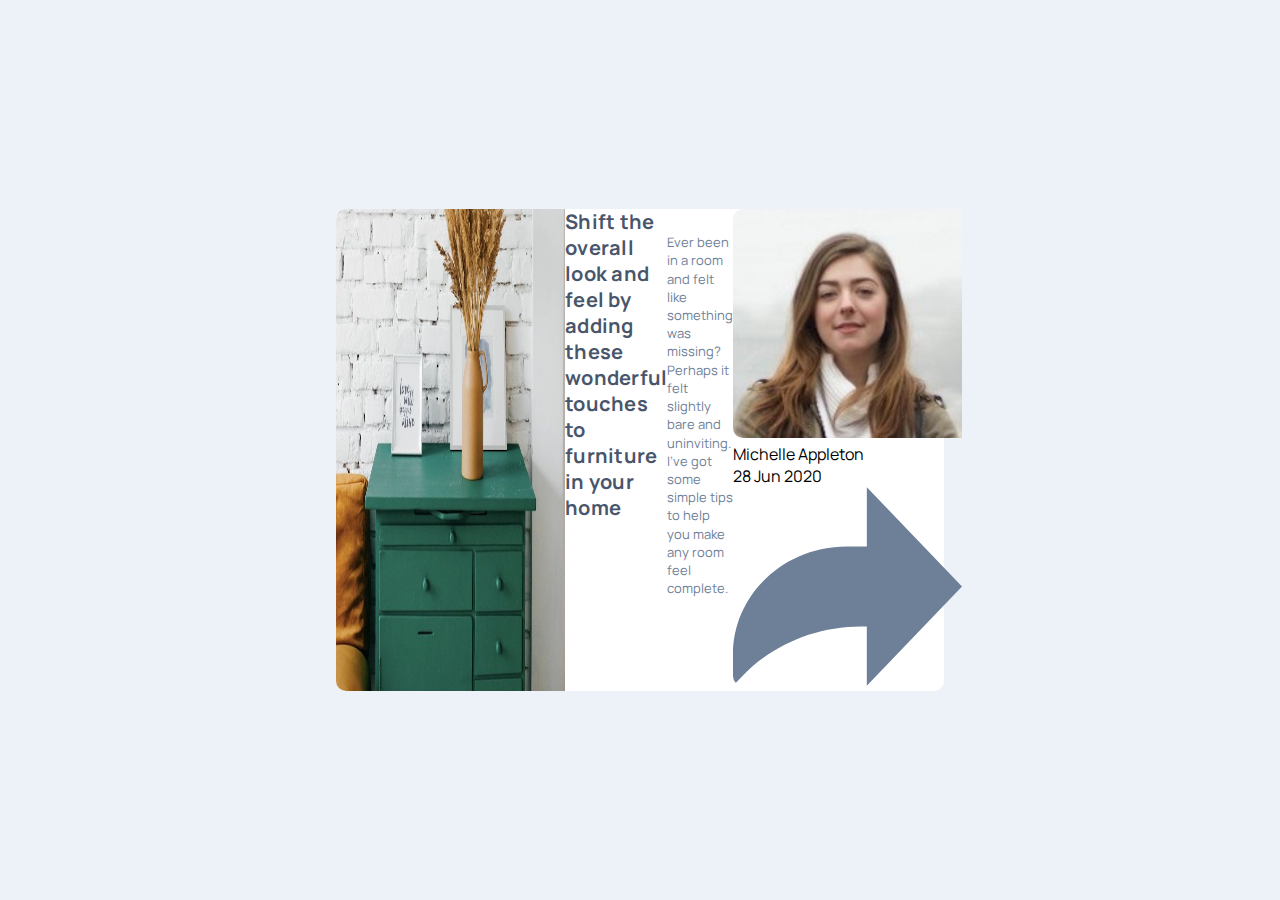
<file: article-preview-component-master/index.html>
<!DOCTYPE html>
<html lang="en">
<head>
  <meta charset="UTF-8">
  <meta name="viewport" content="width=device-width, initial-scale=1.0">
  <title>Article Preview Component</title>
  <link rel="stylesheet" href="style.css">
  <link rel="preconnect" href="https://fonts.googleapis.com">
  <link rel="preconnect" href="https://fonts.gstatic.com" crossorigin>
  <link href="https://fonts.googleapis.com/css2?family=Manrope:wght@200..800&display=swap" rel="stylesheet">
</head>
<body>
  <article class="article-preview-component">

    <img src="images/drawers.jpg" alt="drawers image">

    <p class="first-paragraph">
      Shift the overall look and feel by adding these wonderful 
      touches to furniture in your home
    </p>

    <p class="second-paragraph">
      Ever been in a room and felt like something was missing? 
      Perhaps it felt slightly bare and uninviting. I’ve got some 
      simple tips to help you make any room feel complete.
    </p>

    <footer>
      <img class="avatar" src="images/avatar-michelle.jpg" alt="avatar michelle">

      <div class="profile-info">
        <p class="name">Michelle Appleton</p>
        <p class="date">28 Jun 2020</p>
      </div>

      <img class="share-icon" src="images/icon-share.svg" alt="share icon">
    </footer>

  </article>
</body>
</html>
</file>
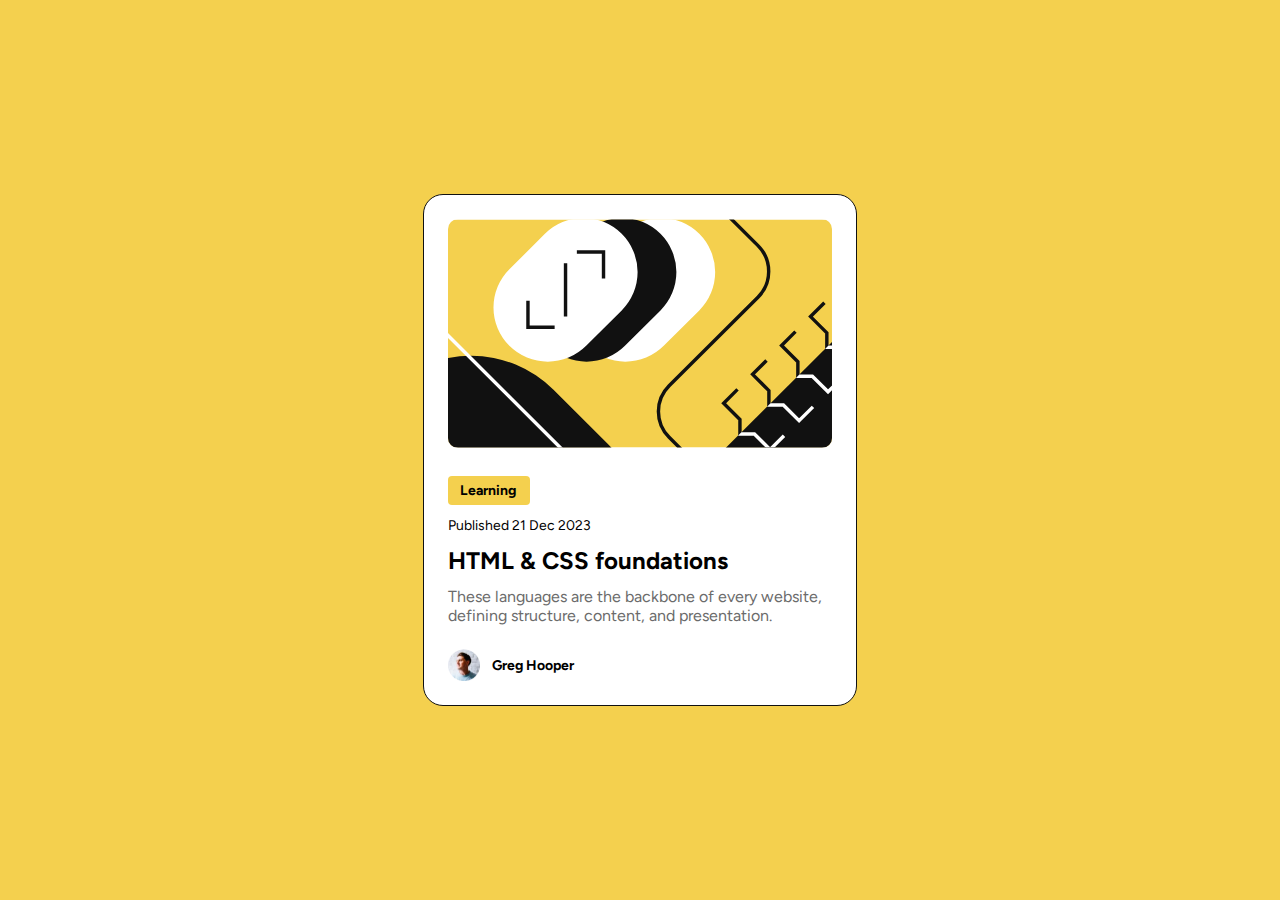
<file: blog-preview-card-main/index.html>
<!DOCTYPE html>
<html lang="en">
<head>
  <meta charset="UTF-8">
  <meta name="viewport" content="width=device-width, initial-scale=1.0">
  <title>Blog Preview Card</title>
  <link rel="stylesheet" href="style.css">
  <link rel="preconnect" href="https://fonts.googleapis.com">
  <link rel="preconnect" href="https://fonts.gstatic.com" crossorigin>
  <link href="https://fonts.googleapis.com/css2?family=Figtree:ital,wght@0,300..900;1,300..900&display=swap" rel="stylesheet">
</head>
<body>
  <div class="card">

    <img src="assets/images/illustration-article.svg" alt="illustration article">

    <section>
      <div class="heading">
        <p>Learning</p>
      </div>
      
      <p>Published 21 Dec 2023</p>

      <h1>HTML & CSS foundations</h1>

      <p id="text">
        These languages are the backbone of every website, 
        defining structure, content, and presentation.
      </p>
    </section>

    <footer>
      <img src="assets/images/image-avatar.webp" alt="avatar image">
      <span>Greg Hooper</span>
    </footer>

  </div>
</body>
</html>
</file>
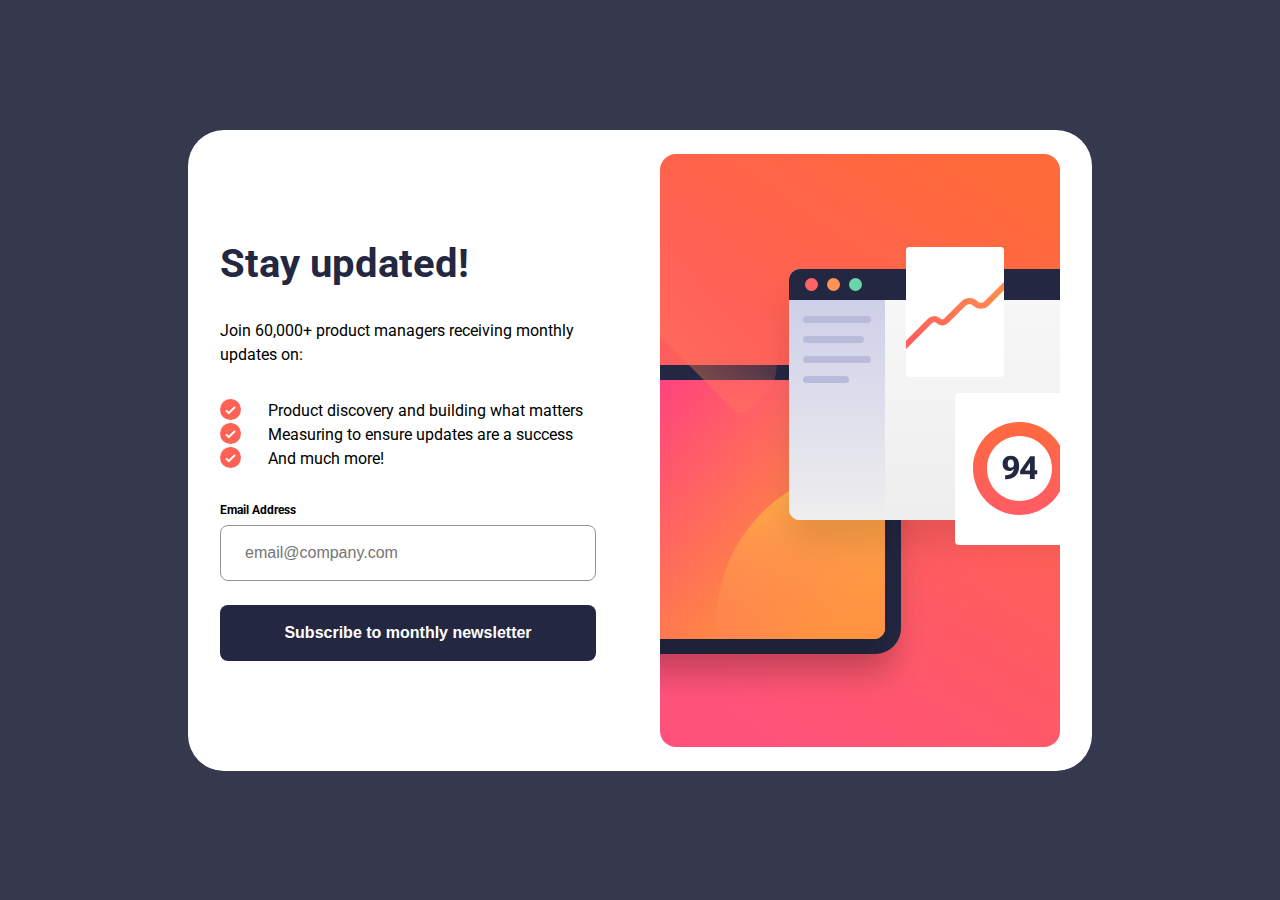
<file: newsletter-sign-up-with-success-message-main/index.html>
<!DOCTYPE html>
<html lang="en">
<head>
  <meta charset="UTF-8">
  <meta name="viewport" content="width=device-width, initial-scale=1.0">
  <title>Newsletter Page</title>
  <link rel="stylesheet" href="style.css">
  <link rel="preconnect" href="https://fonts.googleapis.com">
  <link rel="preconnect" href="https://fonts.gstatic.com" crossorigin>
  <link href="https://fonts.googleapis.com/css2?family=Roboto:ital,wght@0,100..900;1,100..900&display=swap" rel="stylesheet">
</head>
<body>
  <div class="container">
    <header></header>
    
    <div class="sub-container">
      <main>
        <h1>Stay updated!</h1>
        <p>Join 60,000+ product managers receiving monthly updates on:</p>
    
        <ul>
          <li><img src="assets/images/icon-list.svg" alt="list icon">Product discovery and building what matters</li>
          <li><img src="assets/images/icon-list.svg" alt="list icon">Measuring to ensure updates are a success</li>
          <li><img src="assets/images/icon-list.svg" alt="list icon">And much more!</li>
        </ul>
      </main>
    
      <form action="main-page-success/index.html" id="form" novalidate>
        <div>
          <label for="email">Email Address</label> <span class="error" aria-live="polite"></span>
        </div>
        <input type="email" name="email" id="email" required placeholder="email@company.com">
        <button type="submit">Subscribe to monthly newsletter</button>
      </form>
    </div>
    </div>

  <script src="main.js"></script>
</body>
</html>
</file>
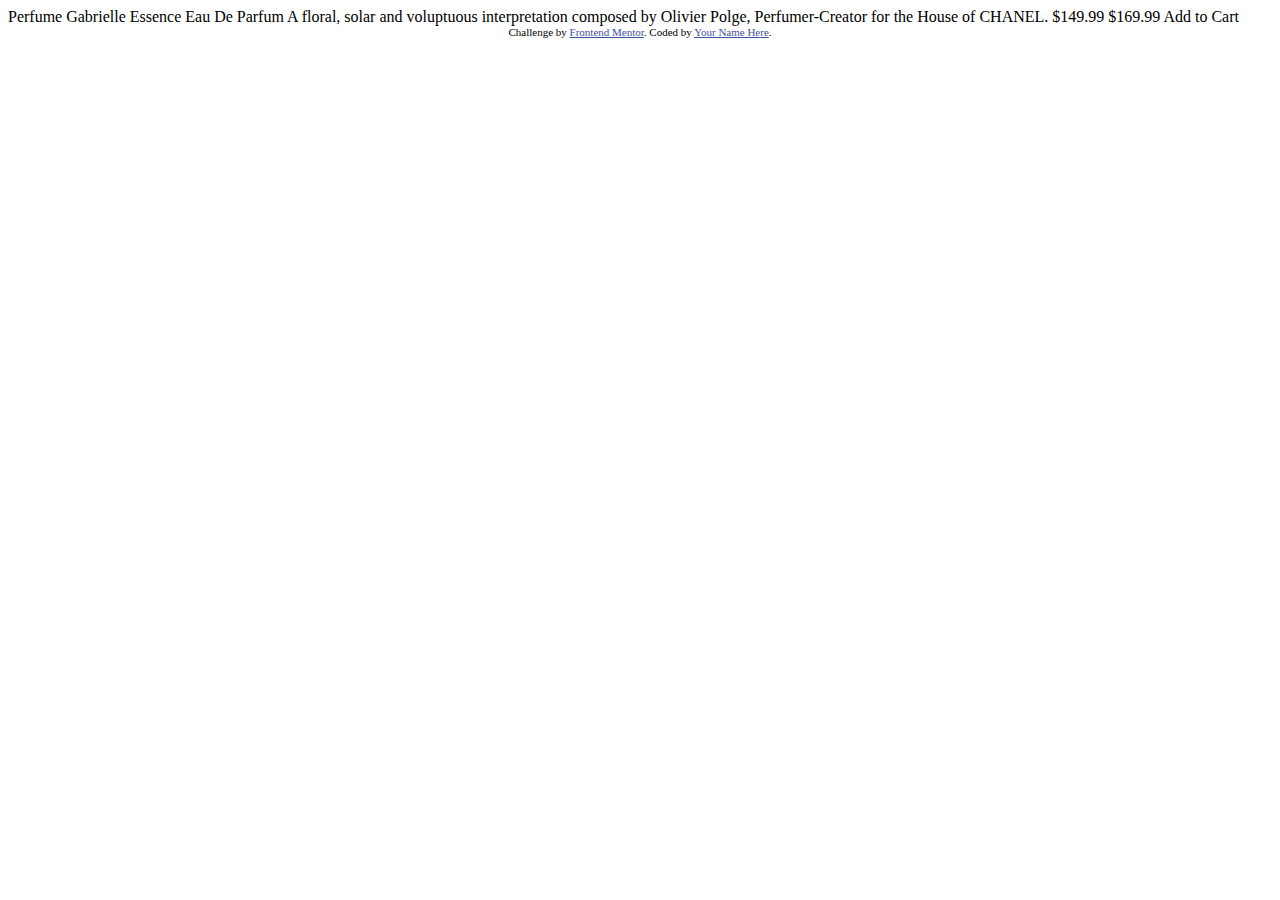
<file: product-preview-card-component-main/index.html>
<!DOCTYPE html>
<html lang="en">
<head>
  <meta charset="UTF-8">
  <meta name="viewport" content="width=device-width, initial-scale=1.0"> <!-- displays site properly based on user's device -->

  <link rel="icon" type="image/png" sizes="32x32" href="./images/favicon-32x32.png">
  
  <title>Frontend Mentor | Product preview card component</title>

  <!-- Feel free to remove these styles or customise in your own stylesheet 👍 -->
  <style>
    .attribution { font-size: 11px; text-align: center; }
    .attribution a { color: hsl(228, 45%, 44%); }
  </style>
</head>
<body>

  Perfume

  Gabrielle Essence Eau De Parfum

  A floral, solar and voluptuous interpretation composed by Olivier Polge, 
  Perfumer-Creator for the House of CHANEL.

  $149.99
  $169.99

  Add to Cart
  
  <div class="attribution">
    Challenge by <a href="https://www.frontendmentor.io?ref=challenge" target="_blank">Frontend Mentor</a>. 
    Coded by <a href="#">Your Name Here</a>.
  </div>
</body>
</html>
</file>
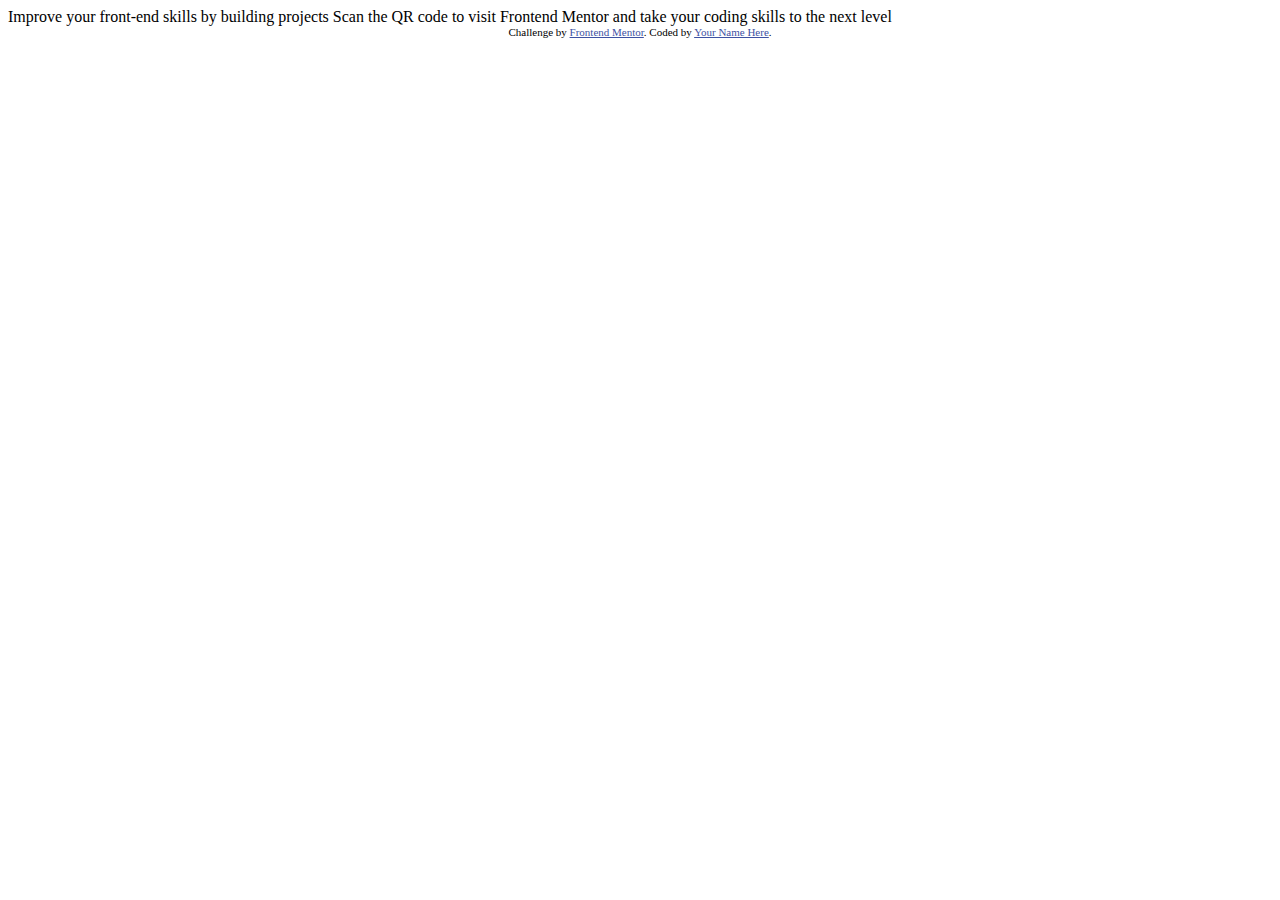
<file: qr-code-component-main/index.html>
<!DOCTYPE html>
<html lang="en">
<head>
  <meta charset="UTF-8">
  <meta name="viewport" content="width=device-width, initial-scale=1.0"> <!-- displays site properly based on user's device -->

  <link rel="icon" type="image/png" sizes="32x32" href="./images/favicon-32x32.png">
  
  <title>Frontend Mentor | QR code component</title>

  <!-- Feel free to remove these styles or customise in your own stylesheet 👍 -->
  <style>
    .attribution { font-size: 11px; text-align: center; }
    .attribution a { color: hsl(228, 45%, 44%); }
  </style>
</head>
<body>

  Improve your front-end skills by building projects

  Scan the QR code to visit Frontend Mentor and take your coding skills to the next level
  
  <div class="attribution">
    Challenge by <a href="https://www.frontendmentor.io?ref=challenge" target="_blank">Frontend Mentor</a>. 
    Coded by <a href="#">Your Name Here</a>.
  </div>
</body>
</html>
</file>
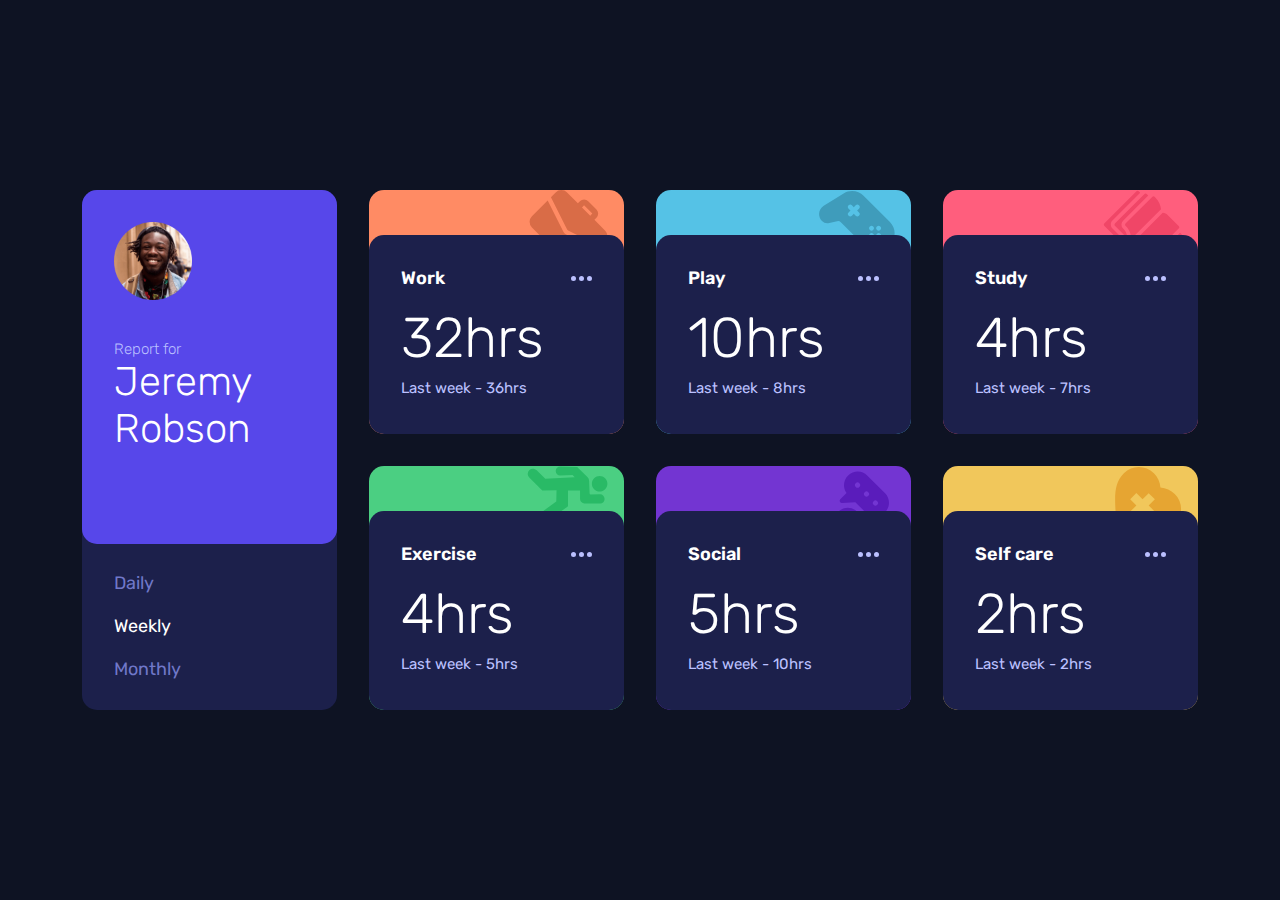
<file: time-tracking-dashboard-by-primas/index.html>
<!DOCTYPE html>
<html lang="en">
<head>
    <meta charset="UTF-8">
    <meta name="viewport" content="width=device-width, initial-scale=1.0">
    <title>Time tracking dashboard project</title>
    <link rel="stylesheet" href="style.css">
    <link rel="preconnect" href="https://fonts.googleapis.com">
    <link rel="preconnect" href="https://fonts.gstatic.com" crossorigin>
    <link href="https://fonts.googleapis.com/css2?family=Rubik:ital,wght@0,300..900;1,300..900&display=swap" rel="stylesheet">
</head>
<body>
    <header>
        <figure>
            <img src="images/image-jeremy.png" alt="profile picture">
            <figcaption>
                <p>Report for</p>
                <p>Jeremy Robson</p>
            </figcaption>
        </figure>

        <nav>
            <ul>
                <li id="daily">Daily</li>
                <li id="weekly">Weekly</li>
                <li id="monthly">Monthly</li>
            </ul>
        </nav>
    </header>

    <main>
        <section class="work">
            <svg width="79" height="79" xmlns="http://www.w3.org/2000/svg">
            <path d="m18.687 10.43 15.464 30.906c.31.682.743 1.322 1.3 1.88.558.557 
            1.198.99 1.714 1.217L68.237 59.98 52.484 75.732a8.025 8.025 0 0 1-11.355 
            0L2.934 37.538a8.025 8.025 0 0 1 0-11.356L18.687 10.43Zm19.345-7.99 10.839 
            10.838 2.065-2.064a5.845 5.845 0 0 1 8.258 0l8.258 8.259a5.845 5.845 0 0 1 
            0 8.258l-2.064 2.064 10.839 10.84a8.025 8.025 0 0 1 0 11.355l-4.728 
            4.728L39.126 40.53a1.963 1.963 0 0 1-.578-.413 1.963 1.963 0 0 1-.413-.578L21.95 
            7.168l4.728-4.728a8.025 8.025 0 0 1 11.355 0Zm17.033 12.903-2.064 2.065 
            8.258 8.258 2.064-2.064-8.258-8.259Z" fill="#D96C47" fill-rule="nonzero"/>
            </svg>

            <div class="work-schedule">
                <div class="work-activity">
                    <p id="title">Work</p>
                    <img src="images/icon-ellipsis.svg" alt="ellipsis icon">
                </div>
                <div class="work-time-detail">
                    <p id="work-current">32hrs</p>
                    <span id="work-previous">Last week - 36hrs</span>
                </div>
            </div>
        </section>

        <section class="play">
            <svg width="76" height="77" xmlns="http://www.w3.org/2000/svg">
            <path d="m60.91 71.846 12.314-19.892c3.317-5.36 
            3.78-13.818-2.31-19.908l-26.36-26.36c-4.457-4.457-12.586-6.843-19.908-2.31L4.753 
            15.69c-5.4 3.343-6.275 10.854-1.779 15.35a7.773 7.773 0 0 0 
            7.346 2.035l7.783-1.945a3.947 3.947 0 0 1 3.731 1.033l22.602 
            22.602c.97.97 1.367 2.4 1.033 3.732l-1.945 7.782a7.775 7.775 
            0 0 0 2.037 7.349c4.49 4.49 12.003 3.624 
            15.349-1.782Zm-24.227-46.12-1.891-1.892-1.892 1.892a2.342 2.342 
            0 0 1-3.312-3.312l1.892-1.892-1.892-1.891a2.342 2.342 0 0 1 
            3.312-3.312l1.892 1.891 1.891-1.891a2.342 2.342 0 0 1 3.312 
            3.312l-1.891 1.891 1.891 1.892a2.342 2.342 0 0 1-3.312 3.312Zm14.19 
            14.19a2.343 2.343 0 1 1 3.315-3.312 2.343 2.343 0 0 1-3.314 
            3.312Zm0 7.096a2.343 2.343 0 0 1 3.313-3.312 2.343 2.343 0 0 
            1-3.312 3.312Zm7.096-7.095a2.343 2.343 0 1 1 3.312 0 2.343 
            2.343 0 0 1-3.312 0Zm0 7.095a2.343 2.343 0 0 1 3.312-3.312 
            2.343 2.343 0 0 1-3.312 3.312Z" fill="#3F9CBB" fill-rule="nonzero"/>
            </svg>

            <div class="play-schedule">
                <div class="play-activity">
                    <p id="title">Play</p>
                    <img src="images/icon-ellipsis.svg" alt="ellipsis icon">
                </div>
                <div class="play-time-detail">
                    <p id="play-current">10hrs</p>
                    <span id="play-previous">Last week - 36hrs</span>
                </div>
            </div>
        </section>

        <section class="study">
            <svg width="79" height="79" xmlns="http://www.w3.org/2000/svg">
            <path d="M33.227 1.495a1.87 1.87 0 0 1 2.646 0l1.323 1.323-27.78 
            27.78c-2.189 2.189-2.1 5.837.088 8.026l12.132 12.132a5.624 5.624 
            0 0 0 1.096 6.388 5.624 5.624 0 0 0 6.389 1.097l12.132 12.132c2.188 
            2.188 5.837 2.276 8.025.088l27.78-27.78 1.323 1.322a1.87 1.87 0 0 1 
            0 2.646L46.632 78.4a1.87 1.87 0 0 1-2.645 0L29.12 63.531a5.624 5.624 
            0 0 1-6.389-1.097l-5.291-5.291a5.624 5.624 0 0 1-1.097-6.388L1.478 
            35.89a1.87 1.87 0 0 1 0-2.646ZM59.74 22.783c1.948.27 3.83 1.117 5.325 
            2.612l10.583 10.583a1.87 1.87 0 0 1 0 2.646L46.544 67.727a1.87 1.87 
            0 0 1-2.646 0L30.67 54.498a1.872 1.872 0 0 0-2.646 0ZM49.19 6.875a1.87 
            1.87 0 0 1 2.647 0c4.489 4.489 5.877 8.98 6.178 12.342L27.67 
            49.56c.349-1.527 1.181-7.463-4.938-13.582a1.87 1.87 0 0 1 
            0-2.646Zm-7.936-2.646a1.87 1.87 0 0 1 2.645 0l1.323 1.323-25.134 
            25.134a5.619 5.619 0 0 0 0 7.938c4.005 4.005 4.2 7.696 4.043 
            9.335L12.15 35.978a1.87 1.87 0 0 1 0-2.646Z" fill="#F04667" fill-rule="nonzero"/>
            </svg>

            <div class="study-schedule">
                <div class="study-activity">
                    <p id="title">Study</p>
                    <img src="images/icon-ellipsis.svg" alt="ellipsis icon">
                </div>
                <div class="study-time-detail">
                    <p id="study-current">4hrs</p>
                    <span id="study-previous">Last week - 7hrs</span>
                </div>
            </div>
        </section>

        <section class="exercise">
            <svg width="81" height="55" xmlns="http://www.w3.org/2000/svg">
            <path d="m33.357.579 16.447.426c.33.009.645.144.88.38l9.953 
            9.953a4.946 4.946 0 0 1 1.451 3.311l.514 
            12.87c.02.503.433.895.937.894l9.595-.05a4.438 4.438 0 0 1 4.437 
            4.43v.26c0 1.164-.453 2.259-1.277 3.082a4.334 4.334 0 0 1-3.083 
            1.277h-15.77c-2.347 0-4.393-2.045-4.393-4.393l-.001-8.405-12.05-.009.01 
            15.17c.001.426-.21.826-.56 1.067l-18.098 12.41c-1.363.849-2.958 
            1.033-4.426.537a5.147 5.147 0 0 1-1.994-1.237 5.247 5.247 0 0 
            1-1.193-1.85c-.875-2.293.074-4.934 2.256-6.277l12.303-8.973.252-11.28-13.556.442a1.291 
            1.291 0 0 1-.957-.377L2.237 11.439c-1-.999-1.55-2.38-1.513-3.792a5.124 
            5.124 0 0 1 1.714-3.71c2.042-1.84 5.234-1.688 7.267.345l8.576 8.576 
            29.444-1.635-2.133-2.133-12.263.347a4.434 4.434 0 0 1-3.294-1.28l-.016-.015a4.409 
            4.409 0 0 1-1.294-3.307c.08-2.347 2.16-4.255 4.632-4.256Zm33.78 
            11.774c3.025-3.025 7.945-3.025 10.97 0 3.024 3.025 3.024 7.944 0 
            10.97-3.025 3.024-7.945 3.024-10.97 0-3.024-3.026-3.025-7.945 
            0-10.97Z" fill="#29BA66" fill-rule="nonzero"/>
            </svg>

            <div class="exercise-schedule">
                <div class="exercise-activity">
                    <p id="title">Exercise</p>
                    <img src="images/icon-ellipsis.svg" alt="ellipsis icon">
                </div>
                <div class="exercise-time-detail">
                    <p id="exercise-current">4hrs</p>
                    <span id="exercise-previous">Last week - 5hrs</span>
                </div>
            </div>
        </section>

        <section class="social">
            <svg width="75" height="100" xmlns="http://www.w3.org/2000/svg">
            <g fill="#5A1CBB" fill-rule="nonzero"><path d="M45.834 46.627c4.78 4.78 
            13.1 5.754 19.257-.403 5.2-5.199 5.198-13.657 0-18.855L47.151 9.428C42.335 
            4.614 34.02 3.7 27.892 9.83c-4.701 4.7-5.151 12.066-1.352 17.277l-6.265 
            6.265c-1.339 1.339-.317 3.644 1.585 3.533l13.474-.777 10.499 
            10.499Zm11.404-11.483a2.567 2.567 0 1 1-3.629 3.631 2.567 2.567 0 0 
            1 3.63-3.631ZM35.745 20.909a2.567 2.567 0 1 1 3.63-3.629 2.567 
            2.567 0 0 1-3.63 3.63Zm12.562 5.303a2.567 2.567 0 1 1-3.63 3.63 
            2.567 2.567 0 0 1 3.63-3.63ZM55.16 63.698 37.219 
            45.756c-5.198-5.197-13.658-5.197-18.857.001-6.072 6.073-5.26 
            14.4-.402 19.258l10.499 10.5-.777 13.473c-.11 1.886 2.186 2.931 
            3.533 1.584l6.265-6.265c5.212 3.8 12.577 3.349 17.277-1.352 6.06-6.059 
            5.274-14.386.403-19.257ZM25.813 57.24a2.567 2.567 0 1 1 3.63-3.631 2.567 
            2.567 0 0 1-3.63 3.63Zm8.932 8.931a2.567 2.567 0 1 1 3.63-3.629 2.567 
            2.567 0 0 1-3.63 3.63Zm8.932 8.933a2.567 2.567 0 1 1 3.63-3.631 2.567 
            2.567 0 0 1-3.63 3.63Z"/></g>
            </svg>

            <div class="social-schedule">
                <div class="social-activity">
                    <p id="title">Social</p>
                    <img src="images/icon-ellipsis.svg" alt="ellipsis icon">
                </div>
                <div class="social-time-detail">
                    <p id="social-current">5hrs</p>
                    <span id="social-previous">Last week - 10hrs</span>
                </div>
            </div>
        </section>

        <section class="self-care">
            <svg width="67" height="67" xmlns="http://www.w3.org/2000/svg">
            <path d="M.918 50.848c.114 1.723.232 3.5.346 5.336l.003.038.448 
            6.038c.06.81.412 1.536.951 2.075.54.54 1.266.892 
            2.075.952l6.038.447.038.003c12.086.755 21.237 1.231 
            28.95.484 9.007-.873 15.369-3.445 20.02-8.096 8.413-8.413 
            8.398-21.609-.034-30.041-3.79-3.79-8.959-6.11-14.31-6.526-.415-5.352-2.736-10.52-6.526-14.31C30.484-1.185 
            17.288-1.2 8.875 
            7.214-1.295 17.384-.415 30.697.918 50.848ZM21.36 27.122l6.172 
            6.173 6.16-6.159 6.172 6.173-6.16 6.158 6.173 6.173-6.158 
            6.158-6.173-6.172-6.158 6.158-6.173-6.172 6.159-6.159-6.173-6.172 
            6.16-6.159Z" fill="#E6A532" fill-rule="nonzero"/>
            </svg>

            <div class="self-care-schedule">
                <div class="self-care-activity">
                    <p id="title">Self care</p>
                    <img src="images/icon-ellipsis.svg" alt="ellipsis icon">
                </div>
                <div class="self-care-time-detail">
                    <p id="self-care-current">2hrs</p>
                    <span id="self-care-previous">Last week - 2hrs</span>
                </div>
            </div>
        </section>
    </main>

    <script src="main.js"></script>
</body>
</html>
</file>
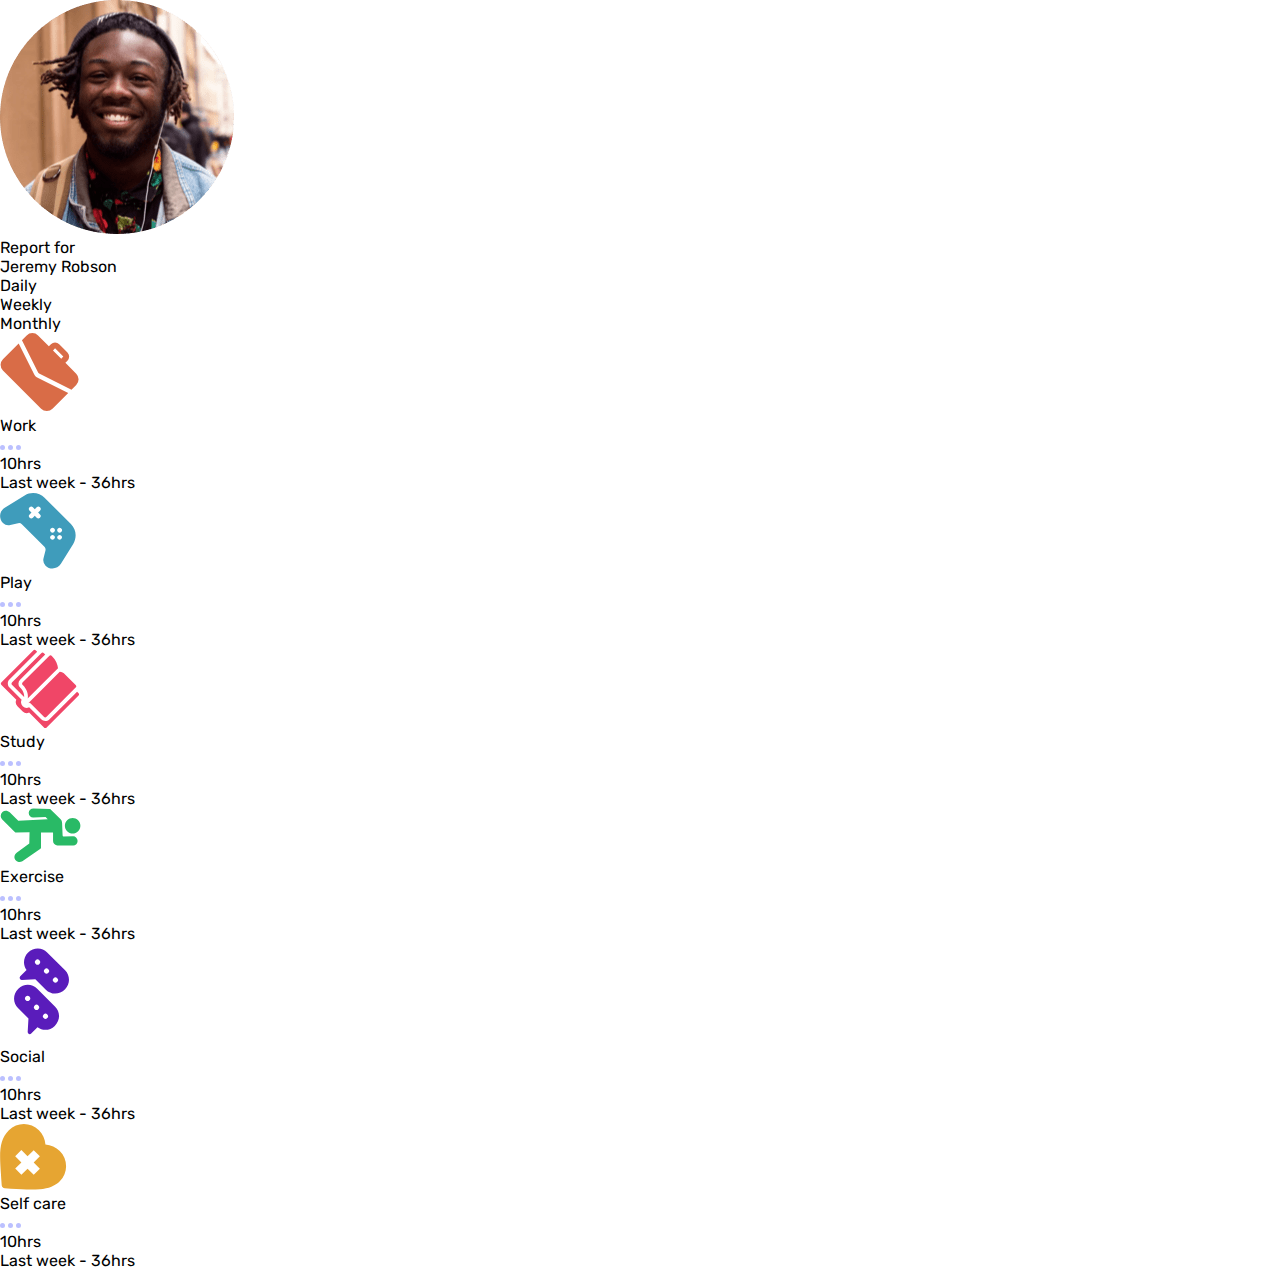
<file: time-tracking-dashboard-main/index.html>
<!DOCTYPE html>
<html lang="en">
<head>
    <meta charset="UTF-8">
    <meta name="viewport" content="width=device-width, initial-scale=1.0">
    <title>Time tracking dashboard</title>
    <link rel="stylesheet" href="style.css">
    <link rel="preconnect" href="https://fonts.googleapis.com">
    <link rel="preconnect" href="https://fonts.gstatic.com" crossorigin>
    <link href="https://fonts.googleapis.com/css2?family=Rubik:ital,wght@0,300..900;1,300..900&display=swap" rel="stylesheet">
</head>
<body>
    <header>
        <figure>
            <img src="images/image-jeremy.png" alt="profile picture">
            <figcaption>
                <p>Report for</p>
                <p>Jeremy Robson</p>
            </figcaption>
        </figure>

        <nav>
            <ul>
                <li>Daily</li>
                <li>Weekly</li>
                <li>Monthly</li>
            </ul>
        </nav>
    </header>

    <main>
        <section class="work">
            <svg width="79" height="79" xmlns="http://www.w3.org/2000/svg">
            <path d="m18.687 10.43 15.464 30.906c.31.682.743 1.322 1.3 1.88.558.557 
            1.198.99 1.714 1.217L68.237 59.98 52.484 75.732a8.025 8.025 0 0 1-11.355 
            0L2.934 37.538a8.025 8.025 0 0 1 0-11.356L18.687 10.43Zm19.345-7.99 10.839 
            10.838 2.065-2.064a5.845 5.845 0 0 1 8.258 0l8.258 8.259a5.845 5.845 0 0 1 
            0 8.258l-2.064 2.064 10.839 10.84a8.025 8.025 0 0 1 0 11.355l-4.728 
            4.728L39.126 40.53a1.963 1.963 0 0 1-.578-.413 1.963 1.963 0 0 1-.413-.578L21.95 
            7.168l4.728-4.728a8.025 8.025 0 0 1 11.355 0Zm17.033 12.903-2.064 2.065 
            8.258 8.258 2.064-2.064-8.258-8.259Z" fill="#D96C47" fill-rule="nonzero"/>
            </svg>

            <div class="work-schedule">
                <div class="work-activity">
                    <p>Work</p>
                    <img src="images/icon-ellipsis.svg" alt="ellipsis icon">
                </div>
                <div class="work-time-detail">
                    <p>10hrs</p>
                    <span>Last week - 36hrs</span>
                </div>
            </div>
        </section>

        <section class="play">
            <svg width="76" height="77" xmlns="http://www.w3.org/2000/svg">
            <path d="m60.91 71.846 12.314-19.892c3.317-5.36 
            3.78-13.818-2.31-19.908l-26.36-26.36c-4.457-4.457-12.586-6.843-19.908-2.31L4.753 
            15.69c-5.4 3.343-6.275 10.854-1.779 15.35a7.773 7.773 0 0 0 
            7.346 2.035l7.783-1.945a3.947 3.947 0 0 1 3.731 1.033l22.602 
            22.602c.97.97 1.367 2.4 1.033 3.732l-1.945 7.782a7.775 7.775 
            0 0 0 2.037 7.349c4.49 4.49 12.003 3.624 
            15.349-1.782Zm-24.227-46.12-1.891-1.892-1.892 1.892a2.342 2.342 
            0 0 1-3.312-3.312l1.892-1.892-1.892-1.891a2.342 2.342 0 0 1 
            3.312-3.312l1.892 1.891 1.891-1.891a2.342 2.342 0 0 1 3.312 
            3.312l-1.891 1.891 1.891 1.892a2.342 2.342 0 0 1-3.312 3.312Zm14.19 
            14.19a2.343 2.343 0 1 1 3.315-3.312 2.343 2.343 0 0 1-3.314 
            3.312Zm0 7.096a2.343 2.343 0 0 1 3.313-3.312 2.343 2.343 0 0 
            1-3.312 3.312Zm7.096-7.095a2.343 2.343 0 1 1 3.312 0 2.343 
            2.343 0 0 1-3.312 0Zm0 7.095a2.343 2.343 0 0 1 3.312-3.312 
            2.343 2.343 0 0 1-3.312 3.312Z" fill="#3F9CBB" fill-rule="nonzero"/>
            </svg>

            <div class="play-schedule">
                <div class="play-activity">
                    <p>Play</p>
                    <img src="images/icon-ellipsis.svg" alt="ellipsis icon">
                </div>
                <div class="play-time-detail">
                    <p>10hrs</p>
                    <span>Last week - 36hrs</span>
                </div>
            </div>
        </section>

        <section class="study">
            <svg width="79" height="79" xmlns="http://www.w3.org/2000/svg">
            <path d="M33.227 1.495a1.87 1.87 0 0 1 2.646 0l1.323 1.323-27.78 
            27.78c-2.189 2.189-2.1 5.837.088 8.026l12.132 12.132a5.624 5.624 
            0 0 0 1.096 6.388 5.624 5.624 0 0 0 6.389 1.097l12.132 12.132c2.188 
            2.188 5.837 2.276 8.025.088l27.78-27.78 1.323 1.322a1.87 1.87 0 0 1 
            0 2.646L46.632 78.4a1.87 1.87 0 0 1-2.645 0L29.12 63.531a5.624 5.624 
            0 0 1-6.389-1.097l-5.291-5.291a5.624 5.624 0 0 1-1.097-6.388L1.478 
            35.89a1.87 1.87 0 0 1 0-2.646ZM59.74 22.783c1.948.27 3.83 1.117 5.325 
            2.612l10.583 10.583a1.87 1.87 0 0 1 0 2.646L46.544 67.727a1.87 1.87 
            0 0 1-2.646 0L30.67 54.498a1.872 1.872 0 0 0-2.646 0ZM49.19 6.875a1.87 
            1.87 0 0 1 2.647 0c4.489 4.489 5.877 8.98 6.178 12.342L27.67 
            49.56c.349-1.527 1.181-7.463-4.938-13.582a1.87 1.87 0 0 1 
            0-2.646Zm-7.936-2.646a1.87 1.87 0 0 1 2.645 0l1.323 1.323-25.134 
            25.134a5.619 5.619 0 0 0 0 7.938c4.005 4.005 4.2 7.696 4.043 
            9.335L12.15 35.978a1.87 1.87 0 0 1 0-2.646Z" fill="#F04667" fill-rule="nonzero"/>
            </svg>

            <div class="study-schedule">
                <div class="study-activity">
                    <p>Study</p>
                    <img src="images/icon-ellipsis.svg" alt="ellipsis icon">
                </div>
                <div class="study-time-detail">
                    <p>10hrs</p>
                    <span>Last week - 36hrs</span>
                </div>
            </div>
        </section>

        <section class="exercise">
            <svg width="81" height="55" xmlns="http://www.w3.org/2000/svg">
            <path d="m33.357.579 16.447.426c.33.009.645.144.88.38l9.953 
            9.953a4.946 4.946 0 0 1 1.451 3.311l.514 
            12.87c.02.503.433.895.937.894l9.595-.05a4.438 4.438 0 0 1 4.437 
            4.43v.26c0 1.164-.453 2.259-1.277 3.082a4.334 4.334 0 0 1-3.083 
            1.277h-15.77c-2.347 0-4.393-2.045-4.393-4.393l-.001-8.405-12.05-.009.01 
            15.17c.001.426-.21.826-.56 1.067l-18.098 12.41c-1.363.849-2.958 
            1.033-4.426.537a5.147 5.147 0 0 1-1.994-1.237 5.247 5.247 0 0 
            1-1.193-1.85c-.875-2.293.074-4.934 2.256-6.277l12.303-8.973.252-11.28-13.556.442a1.291 
            1.291 0 0 1-.957-.377L2.237 11.439c-1-.999-1.55-2.38-1.513-3.792a5.124 
            5.124 0 0 1 1.714-3.71c2.042-1.84 5.234-1.688 7.267.345l8.576 8.576 
            29.444-1.635-2.133-2.133-12.263.347a4.434 4.434 0 0 1-3.294-1.28l-.016-.015a4.409 
            4.409 0 0 1-1.294-3.307c.08-2.347 2.16-4.255 4.632-4.256Zm33.78 
            11.774c3.025-3.025 7.945-3.025 10.97 0 3.024 3.025 3.024 7.944 0 
            10.97-3.025 3.024-7.945 3.024-10.97 0-3.024-3.026-3.025-7.945 
            0-10.97Z" fill="#29BA66" fill-rule="nonzero"/>
            </svg>

            <div class="exercise-schedule">
                <div class="exercise-activity">
                    <p>Exercise</p>
                    <img src="images/icon-ellipsis.svg" alt="ellipsis icon">
                </div>
                <div class="exercise-time-detail">
                    <p>10hrs</p>
                    <span>Last week - 36hrs</span>
                </div>
            </div>
        </section>

        <section class="social">
            <svg width="75" height="100" xmlns="http://www.w3.org/2000/svg">
            <g fill="#5A1CBB" fill-rule="nonzero"><path d="M45.834 46.627c4.78 4.78 
            13.1 5.754 19.257-.403 5.2-5.199 5.198-13.657 0-18.855L47.151 9.428C42.335 
            4.614 34.02 3.7 27.892 9.83c-4.701 4.7-5.151 12.066-1.352 17.277l-6.265 
            6.265c-1.339 1.339-.317 3.644 1.585 3.533l13.474-.777 10.499 
            10.499Zm11.404-11.483a2.567 2.567 0 1 1-3.629 3.631 2.567 2.567 0 0 
            1 3.63-3.631ZM35.745 20.909a2.567 2.567 0 1 1 3.63-3.629 2.567 
            2.567 0 0 1-3.63 3.63Zm12.562 5.303a2.567 2.567 0 1 1-3.63 3.63 
            2.567 2.567 0 0 1 3.63-3.63ZM55.16 63.698 37.219 
            45.756c-5.198-5.197-13.658-5.197-18.857.001-6.072 6.073-5.26 
            14.4-.402 19.258l10.499 10.5-.777 13.473c-.11 1.886 2.186 2.931 
            3.533 1.584l6.265-6.265c5.212 3.8 12.577 3.349 17.277-1.352 6.06-6.059 
            5.274-14.386.403-19.257ZM25.813 57.24a2.567 2.567 0 1 1 3.63-3.631 2.567 
            2.567 0 0 1-3.63 3.63Zm8.932 8.931a2.567 2.567 0 1 1 3.63-3.629 2.567 
            2.567 0 0 1-3.63 3.63Zm8.932 8.933a2.567 2.567 0 1 1 3.63-3.631 2.567 
            2.567 0 0 1-3.63 3.63Z"/></g>
            </svg>

            <div class="social-schedule">
                <div class="social-activity">
                    <p>Social</p>
                    <img src="images/icon-ellipsis.svg" alt="ellipsis icon">
                </div>
                <div class="social-time-detail">
                    <p>10hrs</p>
                    <span>Last week - 36hrs</span>
                </div>
            </div>
        </section>

        <section class="self-care">
            <svg width="67" height="67" xmlns="http://www.w3.org/2000/svg">
            <path d="M.918 50.848c.114 1.723.232 3.5.346 5.336l.003.038.448 
            6.038c.06.81.412 1.536.951 2.075.54.54 1.266.892 
            2.075.952l6.038.447.038.003c12.086.755 21.237 1.231 
            28.95.484 9.007-.873 15.369-3.445 20.02-8.096 8.413-8.413 
            8.398-21.609-.034-30.041-3.79-3.79-8.959-6.11-14.31-6.526-.415-5.352-2.736-10.52-6.526-14.31C30.484-1.185 
            17.288-1.2 8.875 
            7.214-1.295 17.384-.415 30.697.918 50.848ZM21.36 27.122l6.172 
            6.173 6.16-6.159 6.172 6.173-6.16 6.158 6.173 6.173-6.158 
            6.158-6.173-6.172-6.158 6.158-6.173-6.172 6.159-6.159-6.173-6.172 
            6.16-6.159Z" fill="#E6A532" fill-rule="nonzero"/>
            </svg>

            <div class="self-care-schedule">
                <div class="self-care-activity">
                    <p>Self care</p>
                    <img src="images/icon-ellipsis.svg" alt="ellipsis icon">
                </div>
                <div class="self-care-time-detail">
                    <p>10hrs</p>
                    <span>Last week - 36hrs</span>
                </div>
            </div>
        </section>
    </main>
</body>
</html>
</file>
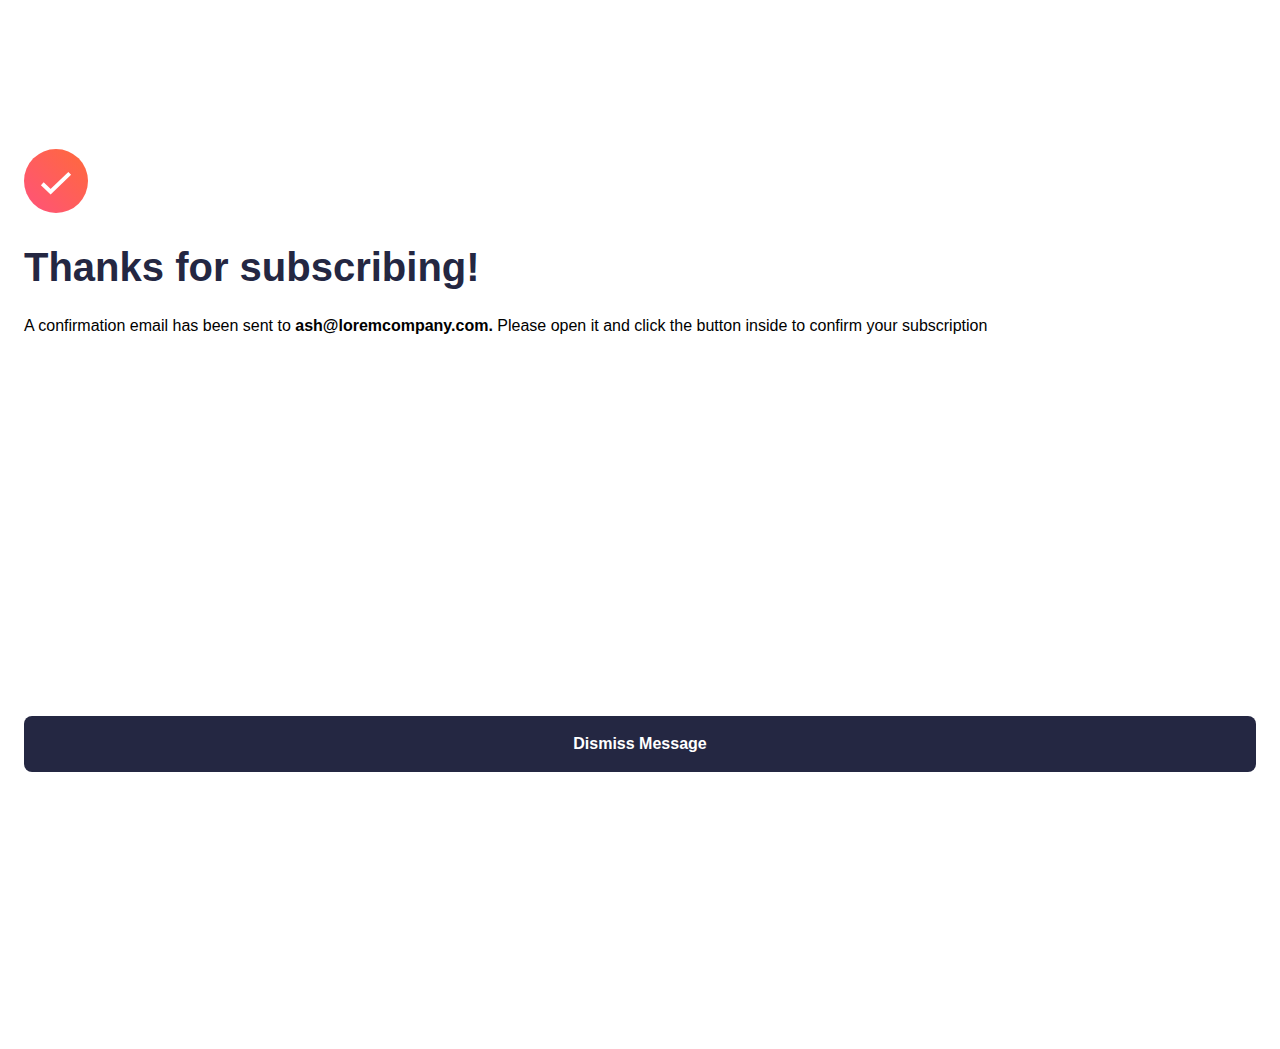
<file: newsletter-sign-up-with-success-message-main/main-page-success/index.html>
<!DOCTYPE html>
<html lang="en">
<head>
    <meta charset="UTF-8">
    <meta name="viewport" content="width=device-width, initial-scale=1.0">
    <title>Success</title>
    <link rel="stylesheet" href="style.css">
</head>
<body>
    <main>
        <img src="../assets/images/icon-success.svg" alt="success icon">
    
        <h1>Thanks for subscribing!</h1>
    
        <p>
            A confirmation email has been sent to <span>ash@loremcompany.com.</span> 
            Please open it and click the button inside to confirm your 
            subscription
        </p>
    
        <button>Dismiss Message</button>
    </main>
</body>
</html>
</file>
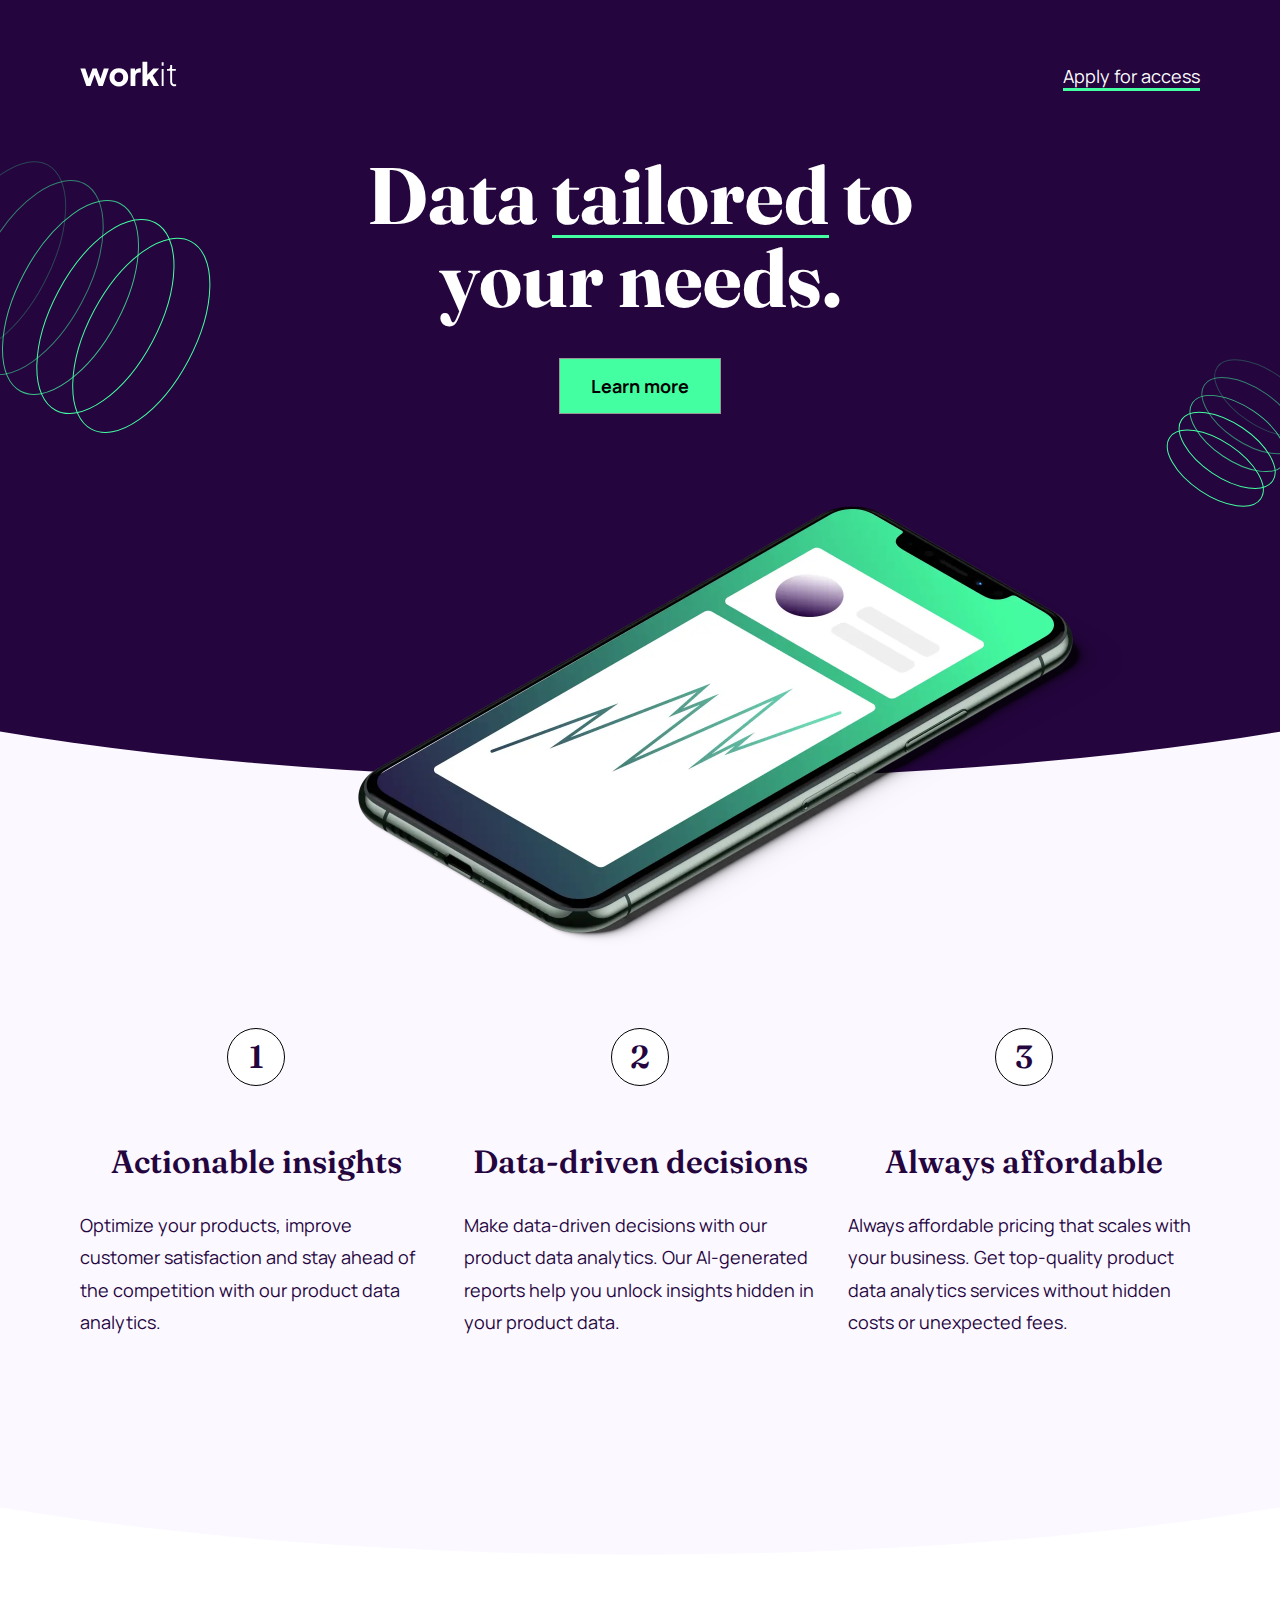
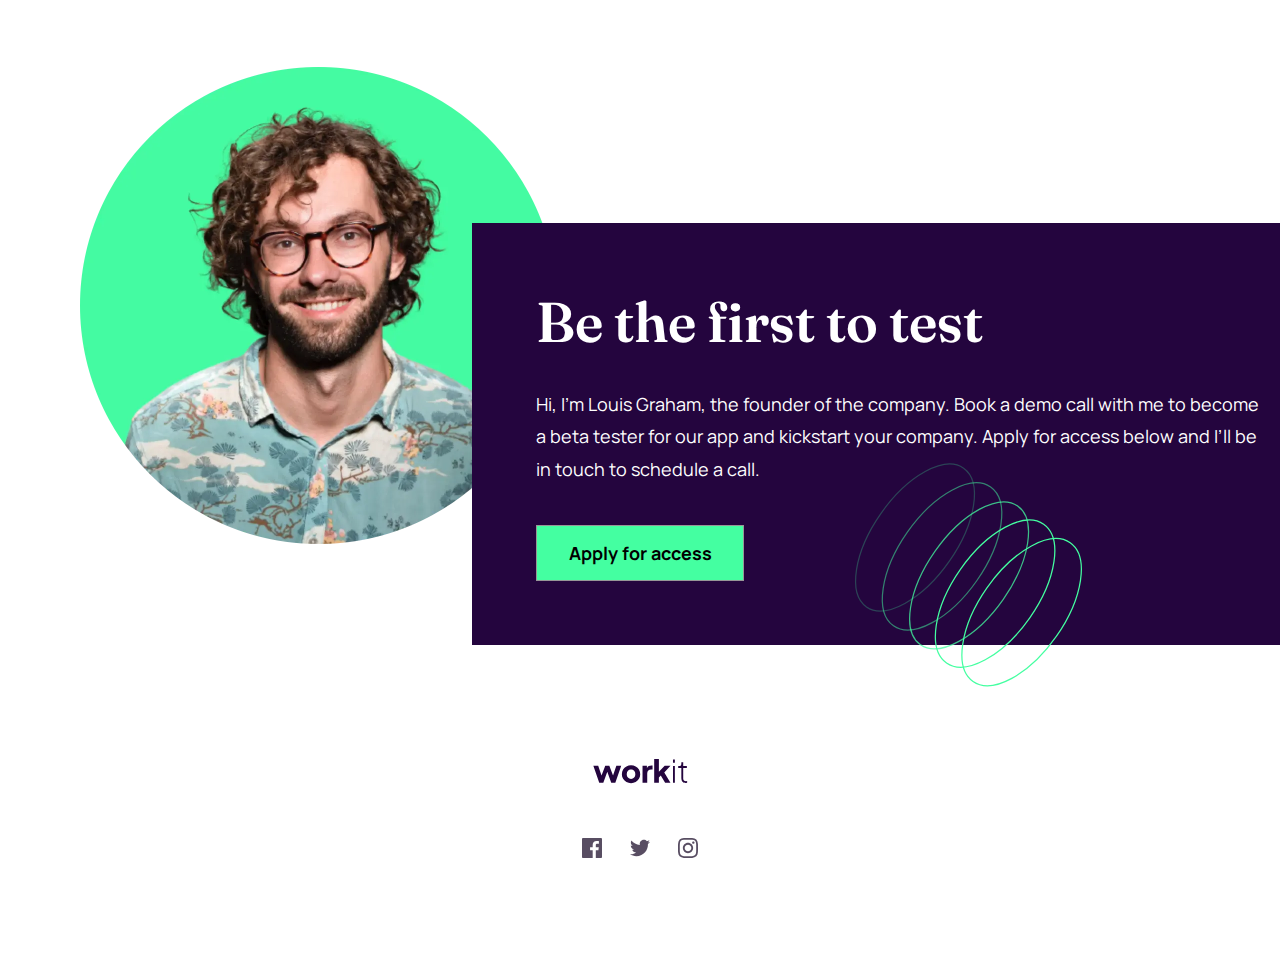
<file: workit-landing-page/starter-code/index.html>
<!DOCTYPE html>
<html lang="en">
<head>
  <meta charset="UTF-8">
  <meta name="viewport" content="width=device-width, initial-scale=1.0">
  <title>Workit Landing Page</title>
  <link rel="stylesheet" href="style.css">
  <link rel="preconnect" href="https://fonts.googleapis.com">
  <link rel="preconnect" href="https://fonts.gstatic.com" crossorigin>
  <link href="https://fonts.googleapis.com/css2?family=Fraunces:ital,opsz,wght@0,9..144,100..900;1,9..144,100..900&family=Manrope:wght@200..800&display=swap" rel="stylesheet">
</head>
<body>
  <header>
    <nav>
      <ul>
        <li>
          <img src="assets/images/logo-light.svg" alt="company logoo">
        </li>
        <li>
          <button class="apply">
            Apply for access
          </button>
        </li>
      </ul>
    </nav>
  </header>
    
  <main>
    <div class="hero-section">
      <img class="bg-pattern-1" src="assets/images/bg-pattern-1.svg" alt="background pattern 1">

      <div class="hero-text">
        <h1>
          Data <span>tailored</span> to your needs.
        </h1>
            
        <button>
          Learn more
        </button>
      </div>

      <img class="bg-pattern-2" src="assets/images/bg-pattern-2.svg" alt="background pattern 2">
      
      <figure>
        <img src="assets/images/image-hero.webp" alt="smartphone image">
      </figure>
    </div>

    <section class="bottom-section">
    
    <section class="curved-edge"></section>

      <div class="list-section">
        <ul>
          <li>
            <h1>1</h1>
            <div class="list-content">
              <h2>Actionable insights</h2>
              <p>
                Optimize your products, improve customer 
                satisfaction and stay ahead of the competition 
                with our product data analytics.
              </p>
            </div>
          </li>
  
          <li>
            <h1>2</h1>
            <div class="list-content">
              <h2>Data-driven decisions</h2>
              <p>
                Make data-driven decisions with our product 
                data analytics. Our AI-generated reports help 
                you unlock insights hidden in your product data.
              </p>
            </div>
          </li>
  
          <li>
            <h1>3</h1>
            <div class="list-content">
              <h2>Always affordable</h2>
              <p>
                Always affordable pricing that scales with 
                your business. Get top-quality product data 
                analytics services without hidden costs or 
                unexpected fees.
              </p>
            </div>
          </li>
        </ul>
      </div>
    </section>
  </main>

  <section class="closing-curved-edge"></section>

    <section class="profile">
      <div class="profile-info">
        <img src="assets/images/image-founder.webp" alt="profile image">
  
        <article>
          <h2>Be the first to test</h2>
  
          <p>
            Hi, I'm Louis Graham, the founder of the company. 
            Book a demo call with me to become a beta tester 
            for our app and kickstart your company. Apply for 
            access below and I’ll be in touch to schedule a call.
          </p>
  
          <button>
            Apply for access
          </button>
      </div>

        <img class="bg-pattern-3" src="assets/images/bg-pattern-3.svg" alt="background pattern 3">
    
      </article>
    </section>

  <footer>
    <div class="footer-content">
      <img src="assets/images/logo-dark.svg" alt="company logoo">
  
      <div class="share-icons">
        <svg width="20" height="20" viewBox="0 0 20 20" fill="none" xmlns="http://www.w3.org/2000/svg">
          <path d="M18.8958 0H1.10417C0.494167 0 0 0.494167 0 1.10417V18.8967C0 19.5058 0.494167 20 1.10417 
          20H10.6833V12.255H8.07667V9.23667H10.6833V7.01083C10.6833 4.4275 12.2608 3.02083 14.5658 3.02083C15.67 
          3.02083 16.6183 3.10333 16.895 3.14V5.84L15.2967 5.84083C14.0433 5.84083 13.8008 6.43667 13.8008 
          7.31V9.2375H16.79L16.4008 12.2558H13.8008V20H18.8975C19.5058 20 20 19.5058 20 18.8958V1.10417C20 0.494167 
          19.5058 0 18.8958 0Z" fill="#584D62"/>
        </svg> 
        <svg width="20" height="20" viewBox="0 0 20 20" fill="none" xmlns="http://www.w3.org/2000/svg">
          <path d="M20 3.79746C19.2642 4.12412 18.4733 4.34412 17.6433 4.44329C18.4908 3.93579 19.1417 
          3.13162 19.4475 2.17329C18.655 2.64329 17.7767 2.98496 16.8417 3.16912C16.0942 2.37162 15.0267 
          1.87329 13.8467 1.87329C11.1975 1.87329 9.25083 4.34496 9.84917 6.91079C6.44 6.73996 3.41667 5.10662 
          1.3925 2.62412C0.3175 4.46829 0.835 6.88079 2.66167 8.10246C1.99 8.08079 1.35667 7.89662 0.804167 
          7.58912C0.759167 9.48996 2.12167 11.2683 4.095 11.6641C3.5175 11.8208 2.885 11.8575 2.24167 11.7341C2.76333 
          13.3641 4.27833 14.55 6.075 14.5833C4.35 15.9358 2.17667 16.54 0 16.2833C1.81583 17.4475 3.97333 18.1266 
          6.29 18.1266C13.9083 18.1266 18.2125 11.6925 17.9525 5.92162C18.7542 5.34246 19.45 4.61996 20 
          3.79746Z" fill="#584D62"/>
        </svg>
        <svg width="20" height="20" viewBox="0 0 20 20" fill="blue" xmlns="http://www.w3.org/2000/svg">
          <path fill-rule="evenodd" clip-rule="evenodd" d="M10 0C7.28417 0 6.94417 0.0116667 5.8775 
          0.06C2.24583 0.226667 0.2275 2.24167 0.0608333 5.87667C0.0116667 6.94417 0 7.28417 0 10C0 
          12.7158 0.0116667 13.0567 0.06 14.1233C0.226667 17.755 2.24167 19.7733 5.87667 19.94C6.94417 
          19.9883 7.28417 20 10 20C12.7158 20 13.0567 19.9883 14.1233 19.94C17.7517 19.7733 19.775 
          17.7583 19.9392 14.1233C19.9883 13.0567 20 12.7158 20 10C20 7.28417 19.9883 6.94417 19.94 
          5.8775C19.7767 2.24917 17.7592 0.2275 14.1242 0.0608333C13.0567 0.0116667 12.7158 0 10 0ZM10 
          1.8025C12.67 1.8025 12.9867 1.8125 14.0417 1.86083C16.7517 1.98417 18.0175 3.27 18.1408 
          5.96C18.1892 7.01417 18.1983 7.33083 18.1983 10.0008C18.1983 12.6717 18.1883 12.9875 18.1408 
          14.0417C18.0167 16.7292 16.7542 18.0175 14.0417 18.1408C12.9867 18.1892 12.6717 18.1992 10 
          18.1992C7.33 18.1992 7.01333 18.1892 5.95917 18.1408C3.2425 18.0167 1.98333 16.725 1.86 
          14.0408C1.81167 12.9867 1.80167 12.6708 1.80167 10C1.80167 7.33 1.8125 7.01417 1.86 5.95917C1.98417 
          3.27 3.24667 1.98333 5.95917 1.86C7.01417 1.8125 7.33 1.8025 10 1.8025ZM4.865 10C4.865 7.16417 
          7.16417 4.865 10 4.865C12.8358 4.865 15.135 7.16417 15.135 10C15.135 12.8367 12.8358 15.1358 10 
          15.1358C7.16417 15.1358 4.865 12.8358 4.865 10ZM10 13.3333C8.15917 13.3333 6.66667 11.8417 6.66667 
          10C6.66667 8.15917 8.15917 6.66667 10 6.66667C11.8408 6.66667 13.3333 8.15917 13.3333 10C13.3333 
          11.8417 11.8408 13.3333 10 13.3333ZM14.1375 4.6625C14.1375 4 14.675 3.4625 15.3383 3.4625C16.0008 
          3.4625 16.5375 4 16.5375 4.6625C16.5375 5.325 16.0008 5.8625 15.3383 5.8625C14.675 5.8625 14.1375 5.325 
          14.1375 4.6625Z" fill="#584D62"/>
        </svg>
      </div>
    </div>
  </footer>
</body>
</html>
</file>
<file: article-preview-component-master/style.css>
* {
    margin: 0;
}

body {
    background-color: #ECF2F8;
    font-family: "Manrope", sans-serif;
    height: 100vh;
    display: flex;
    justify-content: center;
    align-items: center;
    padding: 0;
}

.article-preview-component {
    width: 327px;
    max-width: 100%;
    background-color: white;
    border-radius: 10px;
}

@media screen and (min-width: 768px) {
    .article-preview-component {
        width: 608px;
        display: flex;
    }
}

@media screen and (min-width: 1024pxpx) {
    .article-preview-component {
        width: 730px;
    }
}

.article-preview-component img {
    width: 327px;
    border-radius: 10px 10px 0 0;
}

@media screen and (min-width: 768px) {
    .article-preview-component img {
    width: 229px;
    border-radius: 10px 0 0 10px;
    }
}

@media screen and (min-width: 1024pxpx) {
    .article-preview-component img {
    width: 285px;
    }
}

.article-preview-component p.first-paragraph{
    font-size: 20px;
    font-weight: bold;
    line-height: 130%;
    letter-spacing: 0.25px;
    margin: 32px 30px 0;
    color: #48556A;
}

@media screen and (min-width: 768px) {
    .article-preview-component p.first-paragraph {
        margin-right: 0;
        margin-left: 0;
        margin-top: 0;;
    }
}

.article-preview-component p.second-paragraph{
    font-size: 13px;
    line-height: 140%;
    margin: 24px 30px 48px;
    color: #6E8098;
}

@media screen and (min-width: 768px) {
    .article-preview-component p.second-paragraph {
        margin: 24px 0;
    }
}

.default-state {
    width: 327px;
    padding-bottom: 18px;
    display: flex;
    justify-content: space-between;
    position: relative;
}

@media screen and (min-width: 768px) {
    .default-state {
        width: 100%;
        margin: 0;
        padding-bottom: 0;
    }
}

.default-state img.avatar {
    width: 40px;
    height: 40px;
    border-radius: 40px;
    margin: 0 0 0 30px;
}

.default-state .profile-info {
    position: absolute;
    left: 87px;
}

.default-state .profile-info p.name,p.date {
    margin: 0;
}

.default-state .profile-info p.name {
    font-size: 13px;
    font-weight: bold;
    line-height: 140%;
    color:#48556A;
}

.default-state .profile-info p.date {
    font-size: 13px;
    line-height: 140%;
    color:#9DAEC2;
}

.default-state .icon-holder {
    width: 32px;
    height: 32px;
    margin-top: 4px;
    margin-right: 30px;
    border: none;
    border-radius: 32px;
    cursor: pointer;
    background-color: #ECF2F8;
    display: flex;
    justify-content: center;
    align-items: center;
}

@media screen and (min-width: 768px) {
    .default-state .icon-holder {
        position: relative;
        z-index: 10;
    }
}

.default-state img.share-icon {
    width: 15px;
    height: 12px;
}

.popup-share-block {
    background-color: #48556A;
    border-radius: 0 0 10px 10px;
    width: 327px;
    height: 76px;
    max-width: 100%;
    position: absolute;
    bottom: 1px;
}

.popup-share-hidden {
    display: none;
}

@media screen and (min-width: 768px) {
    .popup-share-block {
        width: 248px;
        height: 55px;
        bottom: 153%;
        left: 41%;
        border-radius: 10px;
        display: flex;
        justify-content: center;
        align-items: center;
    }

    .popup-share-hidden {
    display: none;
    }
}

@media screen and (min-width: 1024pxpx) {
    .popup-share-block {
        bottom: 160%;
        left: 51%;
        display: flex;
        justify-content: center;
        align-items: center;
    }

    .popup-share-hidden {
    display: none;
}
}

.popup-share-block .share-state {
    height: 76px;
    display: flex;
    justify-content: center;
    align-items: center;
}

@media screen and (min-width: 768px) {
    .popup-share-block .share-state {
        width: 171px;
        height: 20px;
        justify-content: space-between;
        align-items: unset;
    }

    .popup-share-block .share-state::after {
        content: "";
        position: absolute;
        top: 100%;
        left: 50%;
        margin-left: -5px;
        border-width: 12px;
        border-style: solid;
        border-color: #48556A transparent transparent transparent;
    }
}

.popup-share-block .share-state p {
    color: #9DAEC2;
    margin-right: 24px;
}

@media screen and (min-width: 768px) {
    .popup-share-block .share-state p {
        margin: 0 24px 0 0;
    }
}


.popup-share-block .share-state .share-icons {
    display: flex;
    margin-right: 64px;
}

@media screen and (min-width: 768px) {
    .popup-share-block .share-state .share-icons {
        margin: 0;
    }
}

.popup-share-block .share-state .share-icons img {
    width: 20px;
    height: 20px;
    margin-right: 16px;
    border-radius: 0;
}


.popup-share-block .share-state .share-icons img#pinterest-icon {
    margin-right: 0;
}

.popup-share-block .share-state .share-icon-holder {
    width: 32px;
    height: 32px;
    border: none;
    border-radius: 32px;
    cursor: pointer;
    background-color: #ECF2F8;
    line-height: 32px;
}

@media screen and (min-width: 768px) {
    .popup-share-block .share-state .share-icon-holder {
        display: none;
    }
}

.popup-share-block .share-state .share-icon-holder img  {
    width: 15px;
    height: 12px;   
}

@media screen and (min-width: 768px) {
    .main-content {
        width: 365px;
        margin: 30px 40px;
    }
}
</file>
<file: blog-preview-card-main/style.css>
body {
    margin: 0;
    height: 100vh;
    display: flex;
    justify-content: center;
    align-items: center;
    background-color: #F4D04E;
    font-family: "Figtree", sans-serif;
}

.card {
    max-width: 384px;
    background-color: white;
    padding: 24px;
    border:1px solid #111;
    border-radius: 20px;
}

img {
    width: 100%;
    border-radius: 10px;
}

section .heading, p, h1 {
    margin-bottom: 12px;
    margin-top: 12px;
}

section .heading {
    width: 82px;
    height: 29px;
    margin-top: 24px;
    background-color: #F4D04E;
    position: relative;
    border-radius: 4px;
}

section .heading p {
    font-weight: bold;
    font-size: 14px;
    letter-spacing: 0;
    line-height: 150%;
    margin: 0;
    position: absolute;
    top: 4px;
    left: 12px;
    right: 12px;
    bottom: 4px;
}

section p {
    font-size: 14px;
}

section h1 {
    font-size: 24px;
}

section p#text {
    margin-bottom: 24px;
    color: #6B6B6B;
    font-size: 16px;
}

footer {
    max-width: 129px;
    height: 32px;
    position: relative;
}

footer img {
    width: 32px;
    height: 32px;
}

footer span {
    font-weight: bold;
    font-size: 14px;
    letter-spacing: 0;
    line-height: 150%;
    position: absolute;
    top: 5.5px;
    left: 44px;
    right: 0;
    bottom: 5.5px;
}
</file>
<file: newsletter-sign-up-with-success-message-main/style.css>
* {
    margin: 0;
    padding: 0;
    box-sizing: border-box;
}

body {
    font-family: "Roboto", sans-serif;
}

@media screen and (min-width: 768px) {
    body {
        height: 100vh;
        background-color: #36384D;
        display: flex;
        justify-content: center;
        align-items: center;
    }
}

.container { 
    background-color: white;
}

@media screen and (min-width: 768px) {
    .container {
        padding: 40px;
        border-radius: 36px;
    }
}

@media screen and (min-width: 1024px) {
    .container {
        width: 904px;
        padding: 24px 32px;
        display: flex;
        justify-content: space-between;
    }
}

header {
    background-image: url(assets/images/illustration-sign-up-mobile.svg);
    width: 375px;
    height: 284px;
}

@media screen and (min-width: 768px) {
    header {
        background-image: url(assets/images/illustration-sign-up-tablet.svg);
        width: 528px;
        border-radius: 10px;
    }
}

@media screen and (min-width: 1024px) {
    header {
        background-image: url(assets/images/illustration-sign-up-desktop.svg);
        width: 400px;
        height: 593px;
        border-radius: 10px;
        order: 2;
    }
}

@media screen and (min-width: 1024px) {
    .sub-container {
        align-self: center;
        max-width: 376px;
    }
}

main {
    margin: 40px 24px;
}

@media screen and (min-width: 768px) {
    main {
        margin: 40px 0 24px;
    }
}

@media screen and (min-width: 1024px) {
    main {
        margin: 0 0 32px;
    }
}

main h1 {
    font-size: 40px;
    color: #242742;
    margin-bottom: 24px;
}

@media screen and (min-width: 1024px) {
    main h1 {
        margin-bottom: 32px;
    }
}

main p, li {
    font-size: 16px;
    line-height: 150%;
}

main p {
    margin-bottom: 24px;
}

@media screen and (min-width: 1024px) {
    main p {
        margin-bottom: 32px;
    }
}


main ul li {
    list-style-type: none;
    display: flex;
}

main ul li img {
    align-self: flex-start;
    margin-right: 27px;
}

form {
    margin: 0 24px 44px;
}

@media screen and (min-width: 768px) {
    form {
        margin: 0;
    }
}


form div {
    display: flex;
    justify-content: space-between;
    margin-bottom: 8px;
}

form label {
    font-weight: bold;
    font-size: 12px;
}

form span.error {
    font-weight: bold;
    font-size: 12px;
    color: #FF6155;
}

form .hide {
    display: none;
}

form input[type=email] {
    width: 100%;
    height: 56px;
    font-size: 16px;
    line-height: 160%;
    color: #242742;
    margin-bottom: 24px;
    padding-left: 24px;
    border: 1px solid #949494;
    border-radius: 8px;
}

form input[type=email].errorMail {
    background-color: #FFE7E6;
    color: #FF6155;
    border: 1px solid #FF6155;
}

form input[type=email].errorMail:focus {
    background-color: white;
    color: #242742;
    border: 1px solid #000000;
}

form button {
    width: 100%;
    height: 56px;
    background-color: #242742;
    color: white;
    font-weight: bold;
    font-size: 16px;
    border: none;
    border-radius: 8px;
    cursor: pointer;
}
</file>
<file: time-tracking-dashboard-by-primas/style.css>
* {
    margin: 0;
    padding: 0;
    box-sizing: border-box;
}

body {
    font-family: "Rubik", sans-serif;
    background-color: #0E1323;
    color: white;
    display: flex;
    flex-direction: column;
    align-items: center;
}

@media screen and (min-width: 1024px) {
    body {
        height: 100vh;
        flex-direction: row;
        justify-content: center;
    }
}

header {
    width: 327px;
    height: 203px;
    margin: 81px 0 24px;
    background-color: #1C204B;
    border-radius: 15px;
}

header figure {
    height: 133px;
    padding: 32px 0 0 32px;
    margin-bottom: 24px;
    display: flex;
    background-color: #5747EA;
    border-radius: 15px;
}

header figure img {
    width: 64px;
    height: 64px;
    margin-right: 24px;
}

header figure figcaption {
    margin-top: 7px;
}

header figure figcaption p {
    font-weight: 300;
    font-size: 15px;
    color: #BBC0FF;
}

header figure figcaption p:last-child {
    margin-top: 8px;
    font-size: 24px;
    color: white;
}

header nav ul {
    list-style-type: none;
    display: flex;
    justify-content: space-around;
}

header nav ul li {
    font-size: 18px;
    color: #7078C9;
    cursor: pointer;
}

header nav ul li:nth-child(2) {
    color: white;
}

@media screen and (min-width:768px) {
    header {
        width: 612px;
        margin: 173px 0 24px;
    }
}

@media screen and (min-width: 1024px) {
    header {
        width: 255px;
        height: 520px;
        margin: 0 32px 0 0;
    }

    header figure {
        height: 354px;
        padding: 32px 0 0 32px;
        margin-bottom: 0px;
        display: flex;
        flex-direction: column;
        background-color: #5747EA;
        border-radius: 15px;
    }

    header figure img {
        width: 78px;
        height: 78px;
        margin-right: 0;
    }

    header figure figcaption {
        margin-top: 40px;
        width: 138px;
    }

    header figure figcaption p:last-child {
        margin-top: 0;
        font-size: 40px;
    }
    
    header nav {
        padding: 28px 0 0 32px;
    }

    header nav ul {
        flex-direction: column;
        justify-content: space-around;
    }

    header nav ul li#weekly, li#monthly {
        margin-top: 21px;
    }
}

main 
section.work,
section.play,
section.study,
section.exercise,
section.social,
section.self-care {
    width: 327px;
    height: 160px;
    border-radius: 15px;
    margin-bottom: 24px;
    position: relative;
    padding-top: 38px;
}

main section.work {background-color: #FF8B64;}
main section.play {background-color: #55C2E6;}
main section.study {background-color: #FF5E7D;}
main section.exercise {background-color: #4BCF82;}
main section.social {background-color: #7335D2;}
main section.self-care {background-color: #F1C75B;}

main section.work svg,
section.play svg,
section.study svg,
section.exercise svg,
section.social svg,
section.self-care svg {
    position: absolute;
    top: 0;
    right: 16px;
    z-index: 5;
}

main section.work .work-schedule,
section.play .play-schedule,
section.study .study-schedule,
section.exercise .exercise-schedule,
section.social .social-schedule,
section.self-care .self-care-schedule {
    height: 122px;
    padding: 27.5px 24px 0;
    background-color: #1C204B;
    border-radius: 15px;
    position: relative;
    z-index: 10;
}

main section.work .work-schedule .work-activity,
section.play .play-schedule .play-activity,
section.study .study-schedule .study-activity,
section.exercise .exercise-schedule .exercise-activity,
section.social .social-schedule .social-activity,
section.self-care .self-care-schedule .self-care-activity {
    display: flex;
    justify-content: space-between;
}

main section.work .work-schedule .work-activity p,
section.play .play-schedule .play-activity p,
section.study .study-schedule .study-activity p,
section.exercise .exercise-schedule .exercise-activity p,
section.social .social-schedule .social-activity p,
section.self-care .self-care-schedule .self-care-activity p {
    font-size: 18px;
    font-weight: 600;
}

main section.work .work-schedule .work-activity img,
section.play .play-schedule .play-activity img,
section.study .study-schedule .study-activity img,
section.exercise .exercise-schedule .exercise-activity img,
section.social .social-schedule .social-activity img,
section.self-care .self-care-schedule .self-care-activity img {
    height: 5px;
    align-self: center;
}

main section.work .work-schedule .work-time-detail,
section.play .play-schedule .play-time-detail,
section.study .study-schedule .study-time-detail,
section.exercise .exercise-schedule .exercise-time-detail,
section.social .social-schedule .social-time-detail,
section.self-care .self-care-schedule .self-care-time-detail {
    display: flex;
    justify-content: space-between;
}

main section.work .work-schedule .work-time-detail p,
section.play .play-schedule .play-time-detail p,
section.study .study-schedule .study-time-detail p,
section.exercise .exercise-schedule .exercise-time-detail p,
section.social .social-schedule .social-time-detail p,
section.self-care .self-care-schedule .self-care-time-detail p {
    font-size: 32px;
    font-weight: 300;
}

main section.work .work-schedule .work-time-detail span,
section.play .play-schedule .play-time-detail span,
section.study .study-schedule .study-time-detail span,
section.exercise .exercise-schedule .exercise-time-detail span,
section.social .social-schedule .social-time-detail span,
section.self-care .self-care-schedule .self-care-time-detail span {
    font-size: 15px;
    color: #BBC0FF;
    align-self: center;
}

@media screen and (min-width: 768px) {
    main {
        width: 612px;
        display: flex;
        justify-content: space-between;
        flex-wrap: wrap;
    }

    main 
    section.work,
    section.play,
    section.study,
    section.exercise,
    section.social,
    section.self-care {
        width: 188px;
        height: 213px;
        border-radius: 15px;
        margin-bottom: 24px;
        padding-top: 38px;
    }

    main section.work svg,
    section.play svg,
    section.study svg,
    section.exercise svg,
    section.social svg,
    section.self-care svg {
        top: 0;
        right: 16px;
    }

    main section.work .work-schedule,
    section.play .play-schedule,
    section.study .study-schedule,
    section.exercise .exercise-schedule,
    section.social .social-schedule,
    section.self-care .self-care-schedule {
        height: 180px;
        padding: 25.5px 21.5px 0;
        border-radius: 15px;
    }

    main section.work .work-schedule .work-activity,
    section.play .play-schedule .play-activity,
    section.study .study-schedule .study-activity,
    section.exercise .exercise-schedule .exercise-activity,
    section.social .social-schedule .social-activity,
    section.self-care .self-care-schedule .self-care-activity {
        margin-bottom: 16px;
    }

    main section.work .work-schedule .work-time-detail,
    section.play .play-schedule .play-time-detail,
    section.study .study-schedule .study-time-detail,
    section.exercise .exercise-schedule .exercise-time-detail,
    section.social .social-schedule .social-time-detail,
    section.self-care .self-care-schedule .self-care-time-detail {
        display: flex;
        flex-direction: column;
    }

    main section.work .work-schedule .work-time-detail p,
    section.play .play-schedule .play-time-detail p,
    section.study .study-schedule .study-time-detail p,
    section.exercise .exercise-schedule .exercise-time-detail p,
    section.social .social-schedule .social-time-detail p,
    section.self-care .self-care-schedule .self-care-time-detail p {
        font-size: 56px;
    }

    main section.work .work-schedule .work-time-detail span,
    section.play .play-schedule .play-time-detail span,
    section.study .study-schedule .study-time-detail span,
    section.exercise .exercise-schedule .exercise-time-detail span,
    section.social .social-schedule .social-time-detail span,
    section.self-care .self-care-schedule .self-care-time-detail span {
        align-self: flex-start;
    }
}

@media screen and (min-width: 1024px) {
    main {
        width: 829px;
        height: 520px;
    }

    main 
    section.work,
    section.play,
    section.study,
    section.exercise,
    section.social,
    section.self-care {
        width: 255px;
        height: 244px;
        margin-bottom: 32px;
        padding-top: 45px;
    }

    main section.work .work-schedule,
    section.play .play-schedule,
    section.study .study-schedule,
    section.exercise .exercise-schedule,
    section.social .social-schedule,
    section.self-care .self-care-schedule {
        height: 199px;
        padding: 32px;
    }

    main section.work .work-schedule .work-time-detail p,
    section.play .play-schedule .play-time-detail p,
    section.study .study-schedule .study-time-detail p,
    section.exercise .exercise-schedule .exercise-time-detail p,
    section.social .social-schedule .social-time-detail p,
    section.self-care .self-care-schedule .self-care-time-detail p {
        margin-bottom: 8px;
    }
}
</file>
<file: time-tracking-dashboard-main/style.css>
* {
    margin: 0;
    padding: 0;
    box-sizing: border-box;
}

body {
    font-family: "Rubik", sans-serif;
}
</file>
<file: newsletter-sign-up-with-success-message-main/main-page-success/style.css>
* {
    margin: 0;
}

body {
    font-family: "Roboto", sans-serif;
    height: 100vh;
}

main {
    margin: 149px 24px 70px;
    height: 623px;
    display: flex;
    flex-direction: column;
}

img {
    margin-bottom: 32px;
    width: 64px;
    height: 64px;
}

h1 {
    margin-bottom: 32px;
    font-size: 40px;
    color: #242742;
    margin-bottom: 24px;
}

p {
    font-size: 16px;
    line-height: 150%;
}

span {
    font-weight: bold;
}

button {
    width: 100%;
    height: 56px;
    margin-top: auto;
    background-color: #242742;
    color: white;
    font-weight: bold;
    font-size: 16px;
    border: none;
    border-radius: 8px;
    cursor: pointer;
}
</file>
<file: workit-landing-page/starter-code/style.css>
* {
    margin: 0;
    padding: 0;
}

header {
    width: 100%;
    height: 91px;
    background-color: #24053E;
    color: white;
    display: flex;
    justify-content: center;
    align-items: flex-end;
}

header nav {
    width: 1120px;
}

@media screen and (max-width: 1024px) {
    header {
        height: 67px;
    }

    header nav {
        width: 680px;
    }
}

header nav ul {
    margin: 0;
    display: flex;
    justify-content: space-between;
    align-items: flex-end;
    padding: 0;
}

header nav ul li {
    list-style-type: none;
}

header nav ul li button.apply {
    font-family: "Manrope", sans-serif;
    font-size: 18px;
    color: white;
    letter-spacing: 0px;
    background-color: #24053E; 
    border: none;
    border-bottom: 3px solid #44FFA1;
    cursor: pointer;
}

main {
    width: 100%;
    background-color: #24053E;
    position: relative;
}

main .hero-section {
    margin:0;
    display: flex;
    justify-content: space-between;
    width: 100%;
    height: 472px;
    position: relative;
}

main .hero-section img.bg-pattern-1 {
    align-self: flex-start;
    width: 340px;
    height: 318px;
    position: absolute;
    top: 47px;
    left: -100px;
    z-index: 5;
}

main .hero-section .hero-text {
    width: 635px;
    text-align: center;
    color: white;
    margin: 64px auto 0;
}

main .hero-section .hero-text h1 {
    font-family: "Fraunces", serif;
    font-size: 80px;
    line-height: 100%;
}

main .hero-section .hero-text h1 span {
    font-family: "Fraunces", serif;
    font-size: 80px;
    border-bottom: 3px solid #44FFA1;
    display: inline-block;
    line-height: 1;
}

main .hero-section .hero-text button {
    width: 162px;
    height: 56px;
    background-color: #44FFA1;
    border: 1px solid #979797;
    font-family: "Manrope", sans-serif;
    font-weight: bold;
    font-size: 18px;
    line-height: 150%;
    margin-top: 40px;
    cursor: pointer;
}

main .hero-section img.bg-pattern-2 {
    align-self: center;
    width: 172px;
    height: 180px;
    position: absolute;
    top: 252px;
    right: -45px;
    z-index: 5;
}

@media screen and (max-width: 1024px) {
    main .hero-section img.bg-pattern-1 {
        left: -210px;
    }

    main .hero-section .hero-text {
        width: 680px;
        margin: 56px auto 0;
    }

    main .hero-section .hero-text h1 {
    font-size: 60px;
    font-weight: 600;
    margin: 0 60px;
    }

    main .hero-section .hero-text h1 span {
        font-size: 60px;
    }

    main .hero-section img.bg-pattern-2 {
        right: -90px;
    }
}

main figure {
    position: absolute;
    top: 415px;
    left: 28%;
    margin: 0;
    z-index: 10;
}

main figure img {
    width: 767px;
    height: 441px;
}

@media screen and (max-width: 1024px) {
    main figure {
        left: 10%;
    }

    main figure img {
    width: 514px;
    height: 296px;
}
}

main section.bottom-section {
    background-color: #FCF8FF;
}

main section.bottom-section section.curved-edge {
    width: 100%;
    height: 216px;
    background-color: #24053E;
    clip-path: ellipse(80% 100% at top);
}

main section.bottom-section .list-section {
    display: flex;
    justify-content: center;
    margin-top: 161px;
    padding: 88px 0 0 0;
}

main section.bottom-section ul {
    display: flex;
    padding: 0;
    list-style-type: none;
    width: 1120px;
    max-width: 100%;
}

main section.bottom-section ul li {
    width: 352px;
    margin-right: 32px;
}

main section.bottom-section ul li:last-child {
    margin-right: 0;
}

@media screen and (max-width: 1024px) {
    main section.bottom-section ul {
        display: block;
    }

    main section.bottom-section ul li {
        display: flex;
        margin: 0 auto 32px;
        width: 680px;
    }

    main section.bottom-section ul li:last-child {
    margin-right: auto;
    margin-bottom: 0;
    }
}

main section.bottom-section ul li h1 {
    margin: auto;
    width: 56px;
    height: 56px;
    background-color: white;
    border: 1px solid black;
    border-radius: 56px;
    text-align: center;
    line-height: 56px;
    font-family: "Fraunces", serif;
    font-weight: 600;
    font-size: 32px;
    color: #24053E;
}

main section.bottom-section ul li h2 {
    margin-top: 56px;
    text-align: center;
    font-family: "Fraunces", serif;
    font-weight: 600;
    font-size: 32px;
    color: #24053E;
    margin-bottom: 28px;
}

main section.bottom-section ul li p {
    font-family: "Manrope", sans-serif;
    font-size: 18px;
    line-height: 180%;
    color: #24053E;
}

@media screen and (max-width: 1024px) {
    main section.bottom-section ul li h1 {
        margin: 36px 56px 36px 0;
        width: 48px;
        height: 48px;
        flex-shrink: 0;
        background-color: white;
        border: 1px solid black;
        border-radius: 48px;
        text-align: center;
        line-height: 48px;
        font-family: "Fraunces", serif;
        font-weight: 600;
        font-size:20px;
        color: #24053E;
    }

    main section.bottom-section ul li h2 {
        margin-top: 0;
        text-align: start;
    }
}

section.closing-curved-edge {
    width: 100%;
    height: 216px;
    background-color: #FCF8FF;
    clip-path: ellipse(80% 100% at top);
}

section.profile {
    position: relative;
}

section.profile .profile-info {
    width: 1120px;
    height: 579px;
    margin: 112px auto 0;
    position: relative;
}

section.profile .profile-info img {
    width: 477px;
    height: 477px;
    z-index: 5;
}

section.profile .profile-info article {
    width: 730px;
    padding: 64px;
    background-color: #24053E;
    position: absolute;
    z-index: 10;
    top: 27%;
    left: 35%;
}

section.profile .profile-info article h2 {
    font-family: "Fraunces", serif;
    font-weight: 600;
    font-size: 56px;
    margin-bottom: 32px;
    color: white;
}

section.profile .profile-info article p {
    font-family: "Manrope", sans-serif;
    font-size: 18px;
    line-height: 180%;
    color: white;
}

section.profile .profile-info article button {
    width: 208px;
    height: 56px;
    background-color: #44FFA1;
    border: 1px solid #979797;
    font-family: "Manrope", sans-serif;
    font-weight: bold;
    font-size: 18px;
    line-height: 150%;
    margin-top: 40px;
    cursor: pointer;
}

section.profile img.bg-pattern-3 {
    width: 402px;
    height: 264px;
    z-index: 20;
    position: absolute;
    top: 65%;
    left: 60%;
}

@media screen and (max-width: 1024px) {
    section.profile .profile-info {
        width: 680px;
        height: 558px;
    }

    section.profile .profile-info img {
        width: 280px;
        height: 280px;
    }

    section.profile .profile-info article {
        width: auto;
        padding: 48px;
        top: 27%;
        left: 35%;
    }

    section.profile .profile-info article h2 {
        font-size: 48px;
    }

    section.profile .profile-info article p {
        font-size: 16px;
    }

    section.profile img.bg-pattern-3 {
        top: 65%;
        left: 60%;
    }   
}

footer {
    height: 324px;
    display: flex;
    justify-content: center;
    align-items: center;
}

footer .footer-content {
    width: 116px;
    height: 100px;
    display: flex;
    flex-direction: column;
    justify-content: space-between;
}

footer .footer-content img {
    width: 95px;
    height: 26px;
    margin:0 auto;
}

footer .footer-content .share-icons {
    width: 100%;
    display: flex;
    justify-content: space-between;
}
</file>
